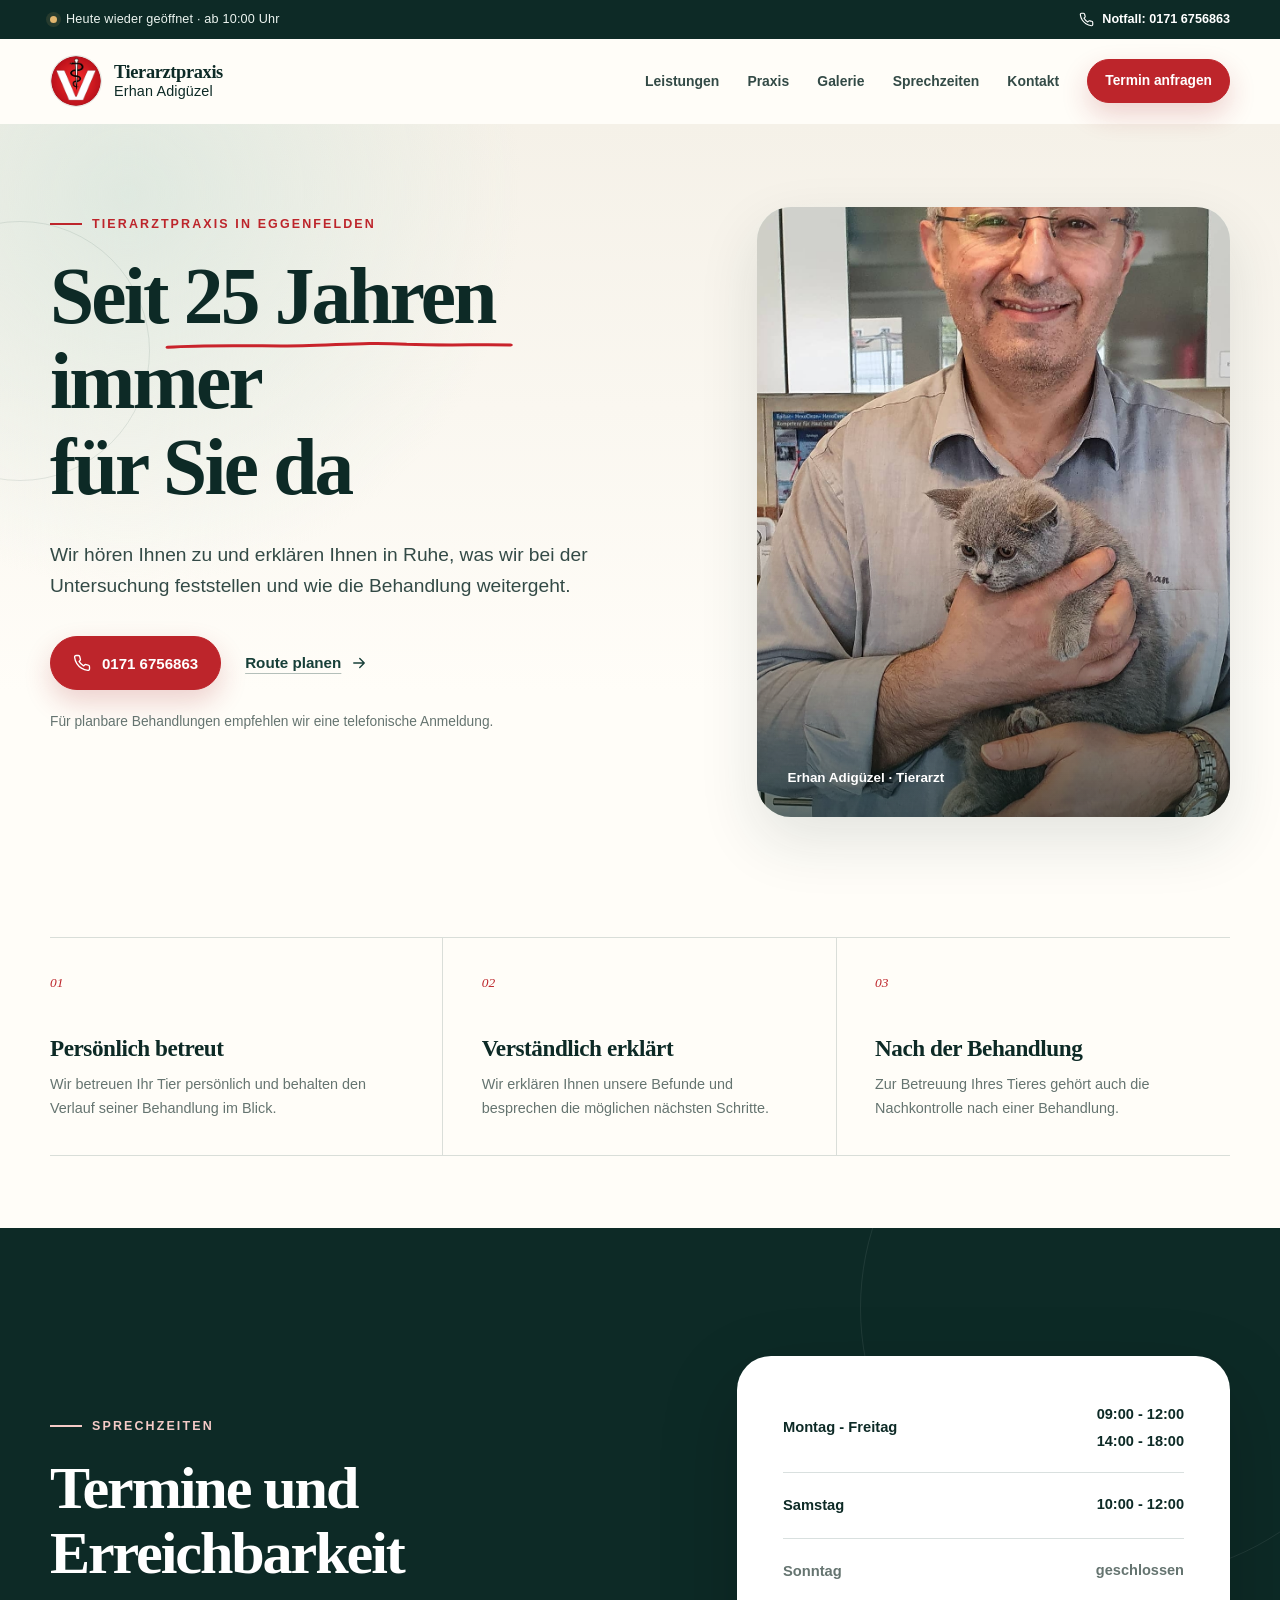
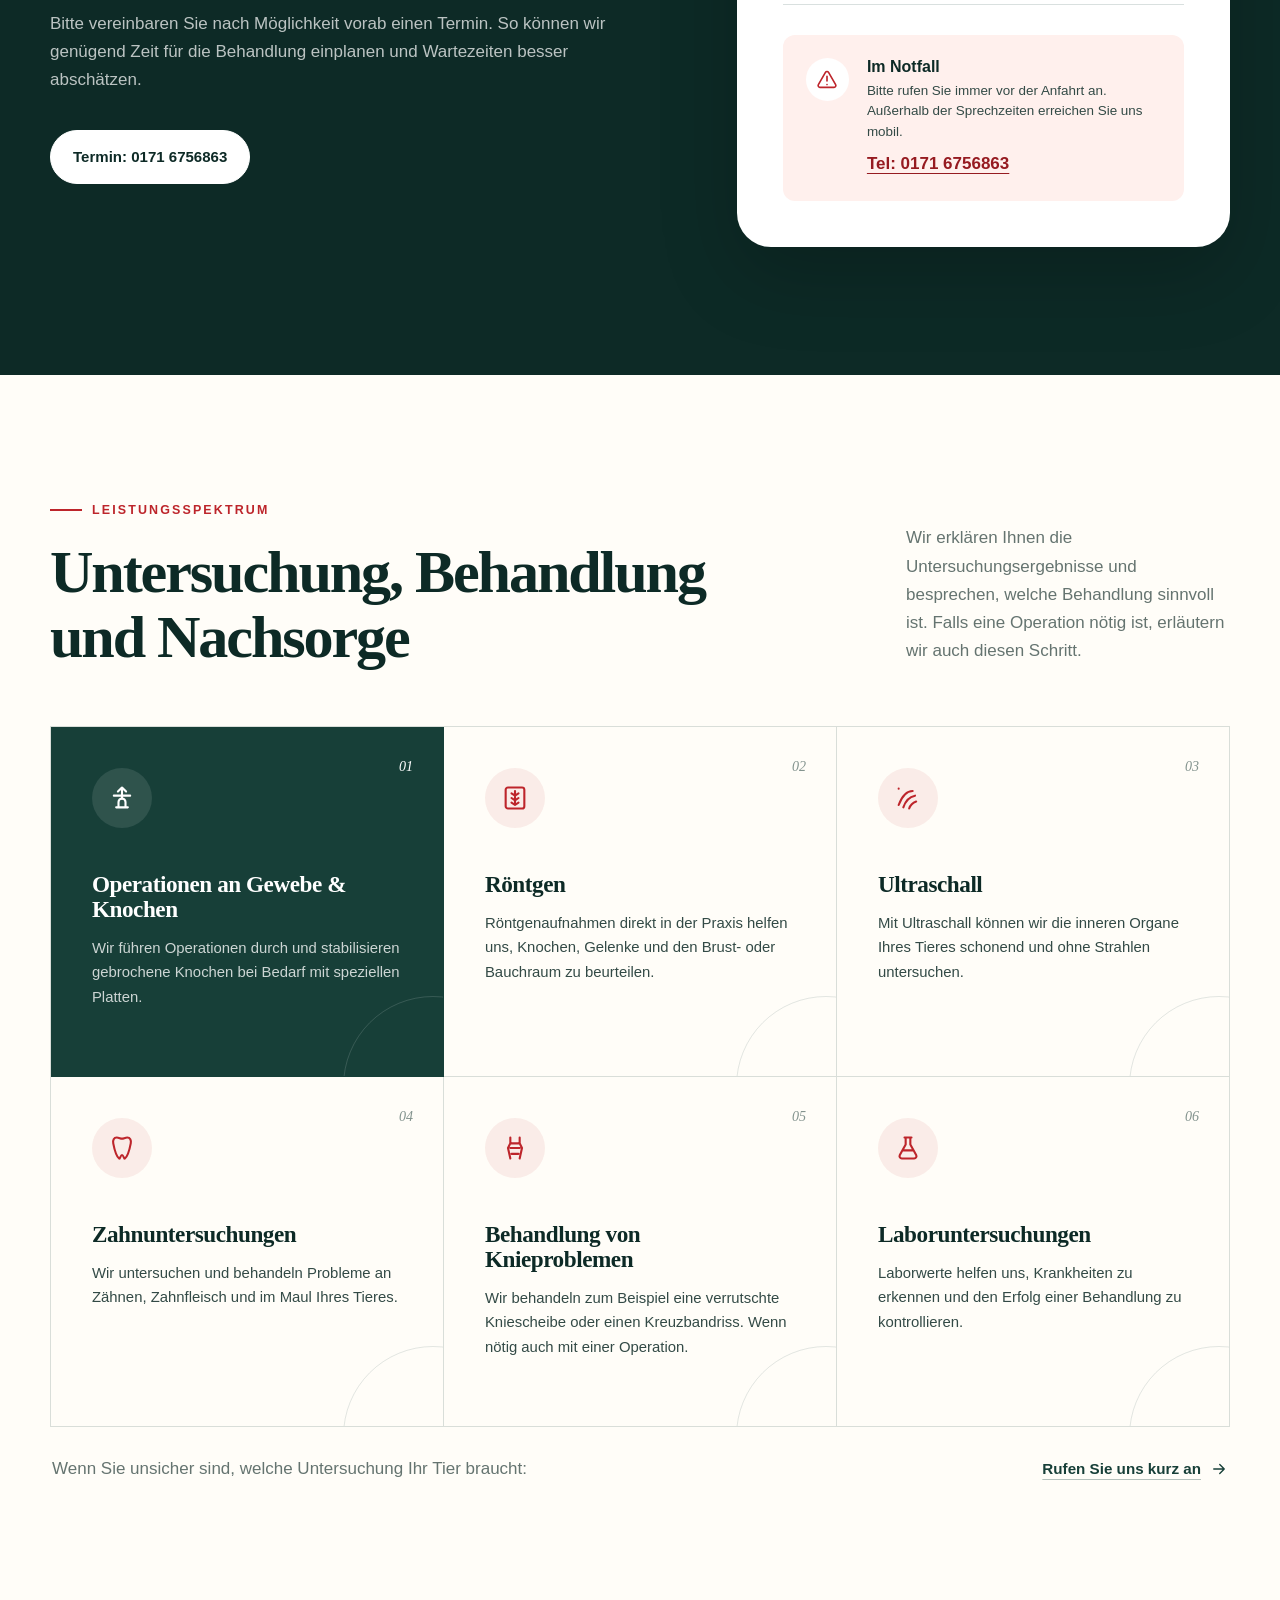
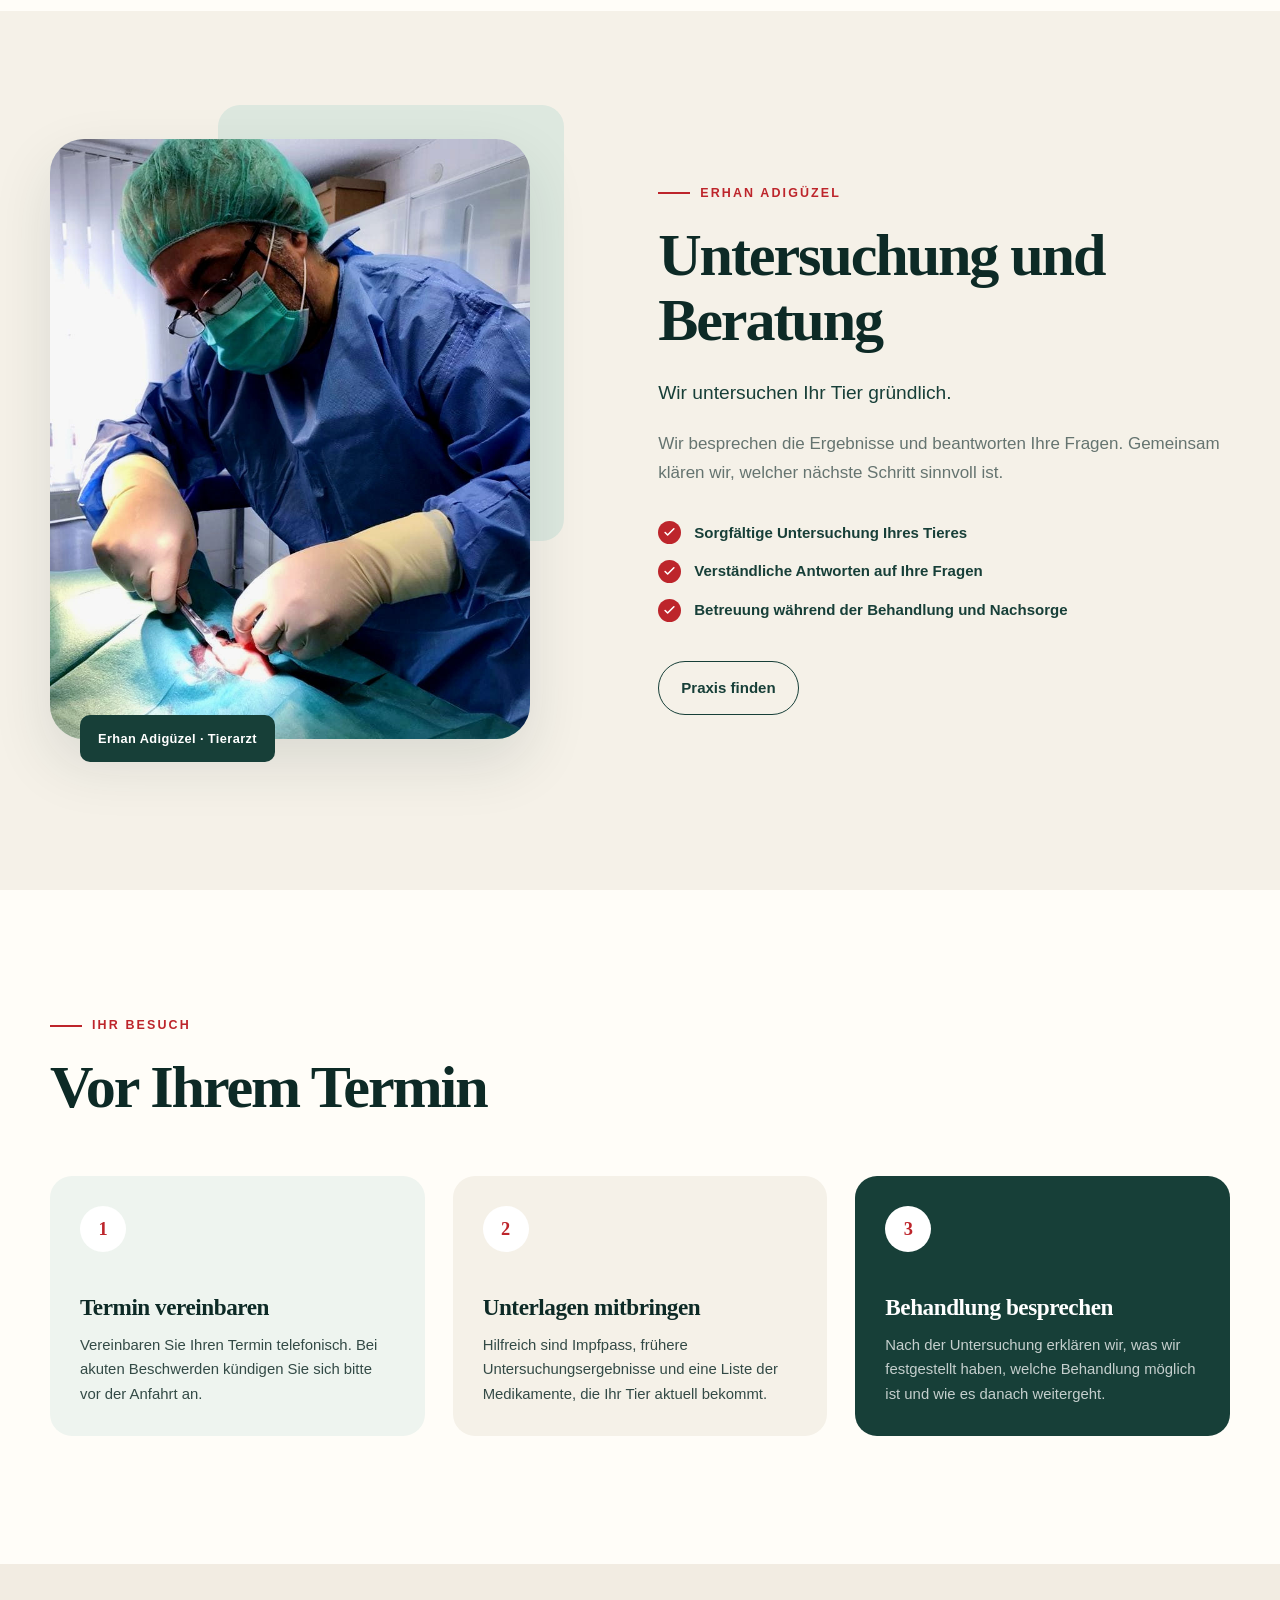
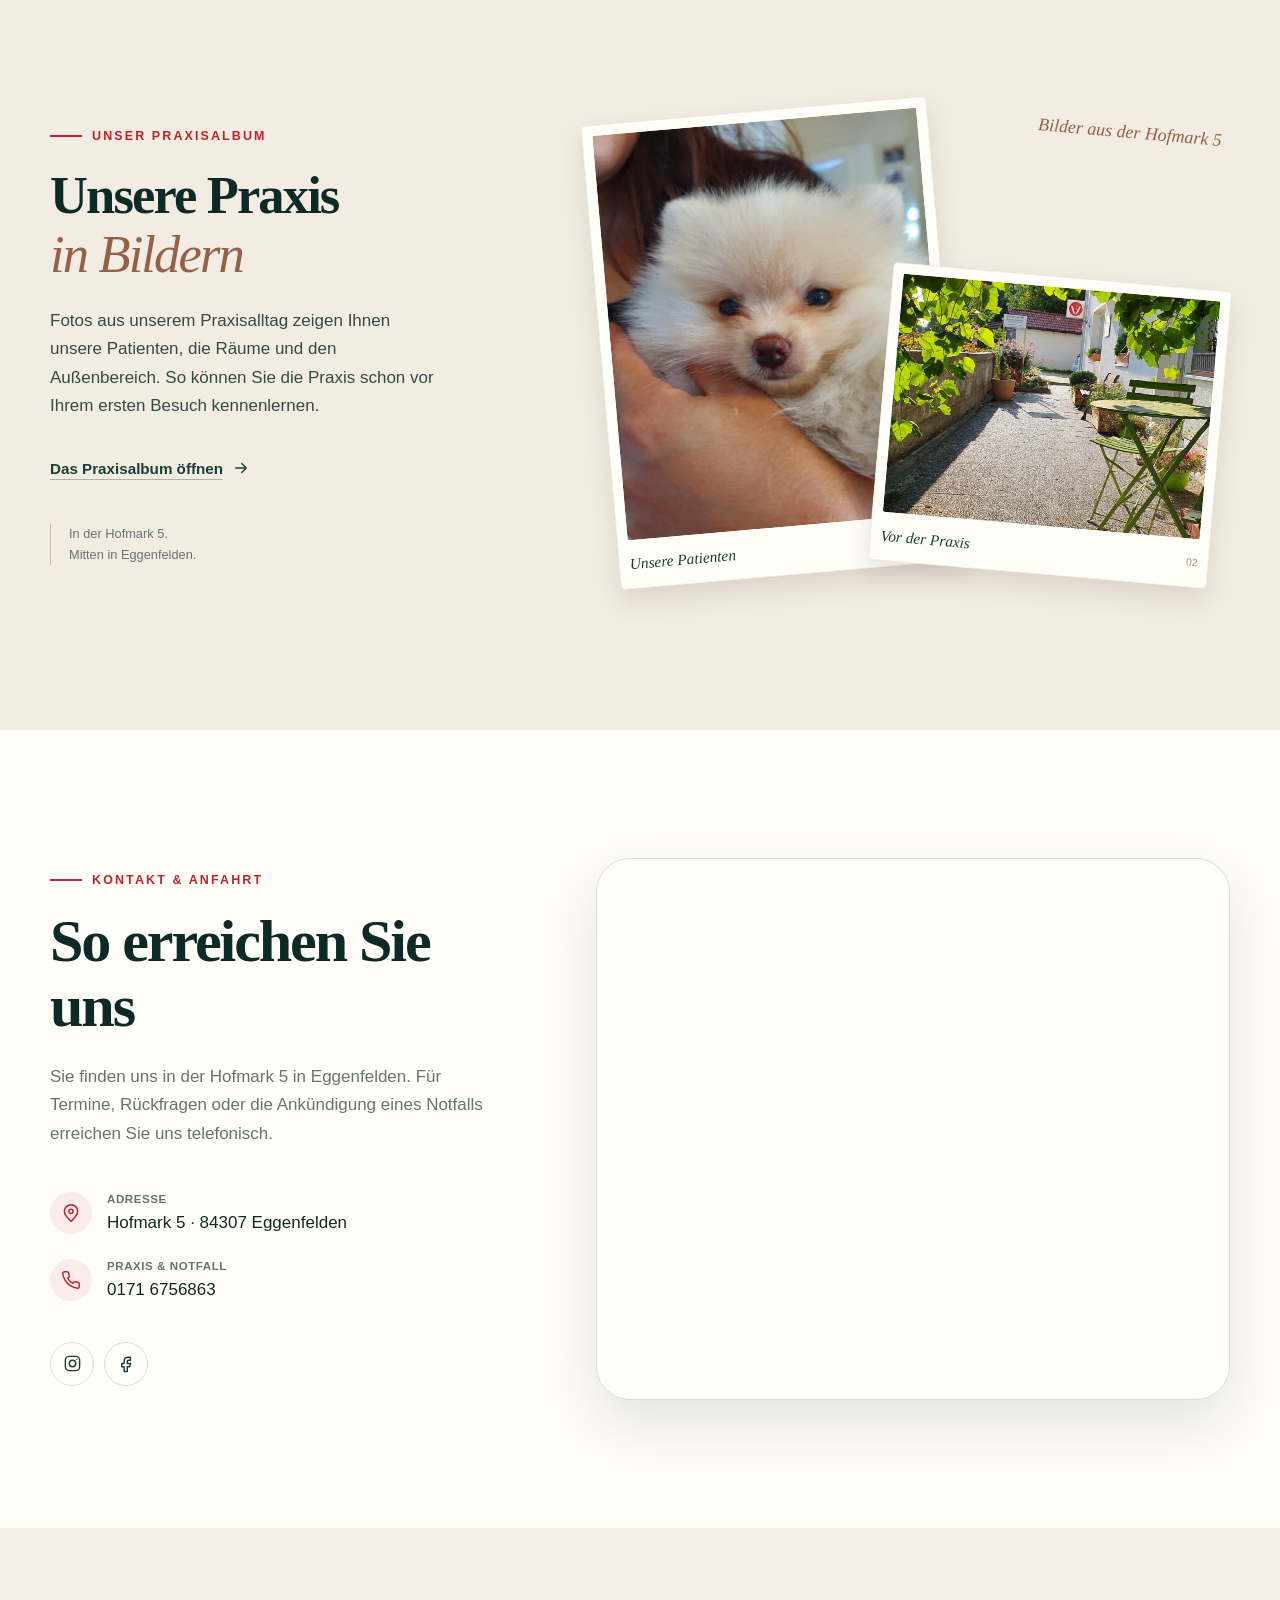
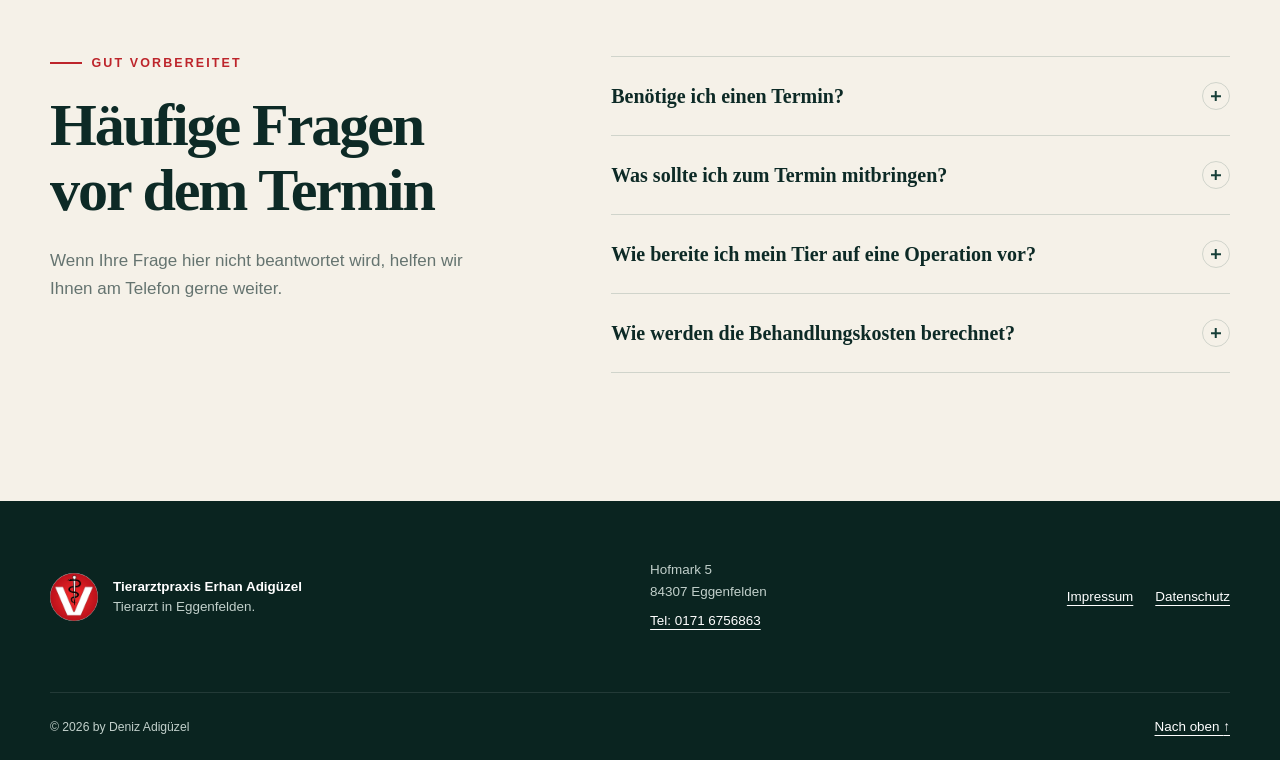
<file: index.html>
<!doctype html>
<html lang="de">
  <head>
    <meta charset="utf-8">
    <meta name="viewport" content="width=device-width, initial-scale=1">
    <meta name="description" content="Tierarztpraxis Erhan Adigüzel in Eggenfelden: persönliche Betreuung, Röntgen, Operationen und Zahnbehandlungen. Termine unter 0171 6756863.">
    <meta name="theme-color" content="#173f38">
    <meta property="og:type" content="website">
    <meta property="og:locale" content="de_DE">
    <meta property="og:title" content="Tierarztpraxis Erhan Adigüzel | Eggenfelden">
    <meta property="og:description" content="Persönliche Tiermedizin, gründliche Untersuchungen und Operationen in Eggenfelden.">
    <meta property="og:image" content="https://www.tierarzt-eggenfelden.de/assets/hero_picture.jpg">
    <link rel="canonical" href="https://www.tierarzt-eggenfelden.de/">
    <link rel="icon" href="assets/logo.webp" type="image/webp">
    <script>document.documentElement.classList.add("js");</script>
    <link rel="stylesheet" href="styles.css?v=3">
    <script src="footer.js?v=2" defer></script>
    <script src="script.js" defer></script>
    <title>Tierarztpraxis Erhan Adigüzel | Eggenfelden</title>

    <script type="application/ld+json">
      {
        "@context": "https://schema.org",
        "@type": "VeterinaryCare",
        "name": "Tierarztpraxis Erhan Adigüzel",
        "url": "https://www.tierarzt-eggenfelden.de/",
        "image": "https://www.tierarzt-eggenfelden.de/assets/hero_picture.jpg",
        "telephone": "+49 171 6756863",
        "address": {
          "@type": "PostalAddress",
          "streetAddress": "Hofmark 5",
          "postalCode": "84307",
          "addressLocality": "Eggenfelden",
          "addressCountry": "DE"
        },
        "openingHoursSpecification": [
          {
            "@type": "OpeningHoursSpecification",
            "dayOfWeek": ["Monday", "Tuesday", "Wednesday", "Thursday", "Friday"],
            "opens": "09:00",
            "closes": "12:00"
          },
          {
            "@type": "OpeningHoursSpecification",
            "dayOfWeek": ["Monday", "Tuesday", "Wednesday", "Thursday", "Friday"],
            "opens": "14:00",
            "closes": "18:00"
          },
          {
            "@type": "OpeningHoursSpecification",
            "dayOfWeek": "Saturday",
            "opens": "10:00",
            "closes": "12:00"
          }
        ],
        "sameAs": [
          "https://www.instagram.com/erhanadiguezel/",
          "https://www.facebook.com/erhanadiguezel"
        ]
      }
    </script>
  </head>
  <body id="top">
    <div class="scroll-progress" aria-hidden="true"><span></span></div>
    <a class="skip-link" href="#main">Direkt zum Inhalt</a>

    <div class="utility-bar">
      <div class="container utility-inner">
        <p class="opening-status" id="opening-status">
          <span class="status-dot" aria-hidden="true"></span>
          <span>Öffnungszeiten ansehen</span>
        </p>
        <a class="emergency-link" href="tel:+491716756863">
          <svg aria-hidden="true" viewBox="0 0 24 24">
            <path d="M22 16.92v3a2 2 0 0 1-2.18 2 19.79 19.79 0 0 1-8.63-3.07 19.5 19.5 0 0 1-6-6A19.79 19.79 0 0 1 2.12 4.18 2 2 0 0 1 4.11 2h3a2 2 0 0 1 2 1.72c.13.96.36 1.9.69 2.8a2 2 0 0 1-.45 2.11L8.08 9.9a16 16 0 0 0 6 6l1.27-1.27a2 2 0 0 1 2.11-.45c.9.33 1.84.56 2.8.69A2 2 0 0 1 22 16.92Z"/>
          </svg>
          Notfall: 0171 6756863
        </a>
      </div>
    </div>

    <header class="site-header" id="site-header">
      <div class="container header-inner">
        <a class="brand" href="#start" aria-label="Tierarztpraxis Erhan Adigüzel: Startseite">
          <img src="assets/logo.webp" width="54" height="54" alt="Logo der Tierarztpraxis Adigüzel">
          <span class="brand-copy">
            <strong>Tierarztpraxis</strong>
            <span>Erhan Adigüzel</span>
          </span>
        </a>

        <button class="menu-toggle" type="button" aria-expanded="false" aria-controls="site-navigation">
          <span class="sr-only">Menü öffnen</span>
          <span></span>
          <span></span>
        </button>

        <nav class="site-nav" id="site-navigation" aria-label="Hauptnavigation">
          <a href="#leistungen">Leistungen</a>
          <a href="#praxis">Praxis</a>
          <a href="gallery.html">Galerie</a>
          <a href="#sprechzeiten">Sprechzeiten</a>
          <a href="#kontakt">Kontakt</a>
          <a class="button button-small" href="tel:+491716756863">Termin anfragen</a>
        </nav>
      </div>
    </header>

    <main id="main">
      <section class="hero" id="start">
        <div class="container hero-grid">
          <div class="hero-copy" data-reveal="up">
            <p class="eyebrow hide-on-mobile">Tierarztpraxis in Eggenfelden</p>
<h1>
  Seit   <span style="position:relative; display:inline-block; white-space:nowrap;">
    25 Jahren
    <svg viewBox="0 0 300 20" preserveAspectRatio="none" style="position:absolute; left:-7%; bottom:-15px; width:114%; height:15px; overflow:visible; pointer-events:none;">
      <path d="M5 11 C42 7, 81 10, 119 9 C151 8, 173 4, 207 7 C240 9, 270 7, 295 8" fill="none" stroke="#C9232B" stroke-width="4" stroke-linecap="round"/>
    </svg>
  </span><br>
  immer<br>
  für Sie da
</h1>
            <p class="hero-lead">Wir hören Ihnen zu und erklären Ihnen in Ruhe, was wir bei der Untersuchung feststellen und wie die Behandlung weitergeht.</p>
            <div class="hero-actions">
              <a class="button" href="tel:+491716756863">
                <svg aria-hidden="true" viewBox="0 0 24 24"><path d="M22 16.92v3a2 2 0 0 1-2.18 2 19.79 19.79 0 0 1-8.63-3.07 19.5 19.5 0 0 1-6-6A19.79 19.79 0 0 1 2.12 4.18 2 2 0 0 1 4.11 2h3a2 2 0 0 1 2 1.72c.13.96.36 1.9.69 2.8a2 2 0 0 1-.45 2.11L8.08 9.9a16 16 0 0 0 6 6l1.27-1.27a2 2 0 0 1 2.11-.45c.9.33 1.84.56 2.8.69A2 2 0 0 1 22 16.92Z"/></svg>
                0171 6756863
              </a>
              <a class="text-link" href="https://maps.google.com/?cid=16569505454540352949" target="_blank" rel="noopener">
                Route planen
                <svg aria-hidden="true" viewBox="0 0 24 24"><path d="M5 12h14M13 6l6 6-6 6"/></svg>
              </a>
            </div>
            <p class="appointment-note">Für planbare Behandlungen empfehlen wir eine telefonische Anmeldung.</p>
          </div>

          <figure class="hero-media" data-reveal="image">
            <img class="hero-practice-photo" src="assets/hero_picture.jpg" width="1600" height="1200" alt="Behandlungsraum der Tierarztpraxis Adigüzel" fetchpriority="high">
            <figcaption>Erhan Adigüzel · Tierarzt</figcaption>
          </figure>
        </div>

        <!-- <div class="container quick-facts hide-on-mobile" aria-label="Praxisinformationen auf einen Blick" data-reveal="up">
          <a class="quick-fact" href="#sprechzeiten">
            <svg aria-hidden="true" viewBox="0 0 24 24"><circle cx="12" cy="12" r="9"/><path d="M12 7v5l3 2"/></svg>
            <span><small>Sprechzeiten</small>Mo-Fr 09-12 &amp; 14-18 Uhr <br>Sa 10-12 Uhr</span>
          </a>
          <a class="quick-fact" href="tel:+491716756863">
            <svg aria-hidden="true" viewBox="0 0 24 24"><path d="M22 16.92v3a2 2 0 0 1-2.18 2 19.79 19.79 0 0 1-8.63-3.07 19.5 19.5 0 0 1-6-6A19.79 19.79 0 0 1 2.12 4.18 2 2 0 0 1 4.11 2h3a2 2 0 0 1 2 1.72c.13.96.36 1.9.69 2.8a2 2 0 0 1-.45 2.11L8.08 9.9a16 16 0 0 0 6 6l1.27-1.27a2 2 0 0 1 2.11-.45c.9.33 1.84.56 2.8.69A2 2 0 0 1 22 16.92Z"/></svg>
            <span><small>Termin &amp; Rückfragen</small>0171 6756863</span>
          </a>
          <a class="quick-fact" href="https://maps.google.com/?cid=16569505454540352949" target="_blank" rel="noopener">
            <svg aria-hidden="true" viewBox="0 0 24 24"><path d="M20 10c0 5-8 12-8 12S4 15 4 10a8 8 0 1 1 16 0Z"/><circle cx="12" cy="10" r="2.5"/></svg>
            <span><small>Direkt zur Praxis</small>Hofmark 5, Eggenfelden</span>
          </a>
        </div> -->
      </section>

      <section class="promise-section hide-on-mobile" aria-labelledby="promise-heading">
        <div class="container">
          <h2 class="sr-only" id="promise-heading">Was Sie bei uns erwarten können</h2>
          <div class="promise-grid">
            <article data-reveal="up">
              <span class="promise-number">01</span>
              <h3>Persönlich betreut</h3>
              <p>Wir betreuen Ihr Tier persönlich und behalten den Verlauf seiner Behandlung im Blick.</p>
            </article>
            <article data-reveal="up">
              <span class="promise-number">02</span>
              <h3>Verständlich erklärt</h3>
              <p>Wir erklären Ihnen unsere Befunde und besprechen die möglichen nächsten Schritte.</p>
            </article>
            <article data-reveal="up">
              <span class="promise-number">03</span>
              <h3>Nach der Behandlung</h3>
              <p>Zur Betreuung Ihres Tieres gehört auch die Nachkontrolle nach einer Behandlung.</p>
            </article>
          </div>
        </div>
      </section>


            <section class="section hours" id="sprechzeiten">
        <div class="container hours-grid">
          <div class="hours-intro" data-reveal="left">
            <p class="eyebrow eyebrow-light">Sprechzeiten</p>
            <h2>Termine und Erreichbarkeit</h2>
            <p>Bitte vereinbaren Sie nach Möglichkeit vorab einen Termin. So können wir genügend Zeit für die Behandlung einplanen und Wartezeiten besser abschätzen.</p>
            <a class="button button-light hide-on-mobile" href="tel:+491716756863">Termin: 0171 6756863</a>
          </div>

          <div class="hours-card" data-reveal="right">
            <div class="hours-row">
              <span>Montag - Freitag</span>
              <strong>09:00 - 12:00</strong>
              <strong>14:00 - 18:00</strong>
            </div>
            <div class="hours-row">
              <span>Samstag</span>
              <strong>10:00 - 12:00</strong>
            </div>
            <div class="hours-row hours-row-muted">
              <span>Sonntag</span>
              <strong>geschlossen</strong>
            </div>

            <div class="emergency-box">
              <div class="emergency-icon">
                <svg aria-hidden="true" viewBox="0 0 24 24"><path d="M12 8v5M12 17h.01"/><path d="M10.3 3.7 2.6 17a2 2 0 0 0 1.7 3h15.4a2 2 0 0 0 1.7-3L13.7 3.7a2 2 0 0 0-3.4 0Z"/></svg>
              </div>
              <div>
                <h3>Im Notfall</h3>
                <p>Bitte rufen Sie immer vor der Anfahrt an. Außerhalb der Sprechzeiten erreichen Sie uns mobil.</p>
                <a href="tel:+491716756863">Tel: 0171 6756863</a>
              </div>
            </div>
          </div>
        </div>
      </section>

      <section class="section services" id="leistungen">
        <div class="container">
          <div class="section-heading" data-reveal="up">
            <div>
              <p class="eyebrow">Leistungsspektrum</p>
              <h2>Untersuchung, Behandlung<br>und Nachsorge</h2>
            </div>
            <p>Wir erklären Ihnen die Untersuchungsergebnisse und besprechen, welche Behandlung sinnvoll ist. Falls eine Operation nötig ist, erläutern wir auch diesen Schritt.</p>
          </div>

          <div class="service-grid">
            <article class="service-card service-card-featured" data-reveal="up">
              <div class="service-number">01</div>
              <div class="service-icon">
                <svg aria-hidden="true" viewBox="0 0 24 24"><path d="M7 20h10M9 20v-4.5a3 3 0 0 1 6 0V20M12 12V3M8.5 6.5 12 3l3.5 3.5M5 10h14"/></svg>
              </div>
              <h3>Operationen an Gewebe &amp; Knochen</h3>
              <p>Wir führen Operationen durch und stabilisieren gebrochene Knochen bei Bedarf mit speziellen Platten.</p>
            </article>

            <article class="service-card" data-reveal="up">
              <div class="service-number">02</div>
              <div class="service-icon">
                <svg aria-hidden="true" viewBox="0 0 24 24"><rect x="4" y="3" width="16" height="18" rx="2"/><path d="M12 6v12M9 8l3 2 3-2M9 12l3 2 3-2M9 16l3 2 3-2"/></svg>
              </div>
              <h3>Röntgen</h3>
              <p>Röntgenaufnahmen direkt in der Praxis helfen uns, Knochen, Gelenke und den Brust- oder Bauchraum zu beurteilen.</p>
            </article>

            <article class="service-card" data-reveal="up">
              <div class="service-number">03</div>
              <div class="service-icon">
                <svg aria-hidden="true" viewBox="0 0 24 24"><path d="M4 18c3-8 7-12 12-12M8 20c2-6 5-9 10-10M13 21c1-3 3-5 6-6M4 4h.01"/></svg>
              </div>
              <h3>Ultraschall</h3>
              <p>Mit Ultraschall können wir die inneren Organe Ihres Tieres schonend und ohne Strahlen untersuchen.</p>
            </article>

            <article class="service-card" data-reveal="up">
              <div class="service-number">04</div>
              <div class="service-icon">
                <svg aria-hidden="true" viewBox="0 0 24 24"><path d="M7.5 3C5 3 4 5.3 4.5 8c.8 4.2 2.5 11 5 13 .8.6 1.3-3 2.5-3s1.7 3.6 2.5 3c2.5-2 4.2-8.8 5-13C20 5.3 19 3 16.5 3 14.7 3 13.4 4 12 4s-2.7-1-4.5-1Z"/></svg>
              </div>
              <h3>Zahnuntersuchungen</h3>
              <p>Wir untersuchen und behandeln Probleme an Zähnen, Zahnfleisch und im Maul Ihres Tieres.</p>
            </article>

            <article class="service-card hide-on-mobile" data-reveal="up">
              <div class="service-number">05</div>
              <div class="service-icon">
                <svg aria-hidden="true" viewBox="0 0 24 24"><path d="M8 3v5l-2 4 2 9M16 3v5l2 4-2 9M8 12h8M9 8h6M9 17h6"/></svg>
              </div>
              <h3>Behandlung von Knieproblemen</h3>
              <p>Wir behandeln zum Beispiel eine verrutschte Kniescheibe oder einen Kreuzbandriss. Wenn nötig auch mit einer Operation.</p>
            </article>

            <article class="service-card hide-on-mobile" data-reveal="up">
              <div class="service-number">06</div>
              <div class="service-icon">
                <svg aria-hidden="true" viewBox="0 0 24 24"><path d="M9 3h6M10 3v6l-5 9a2 2 0 0 0 1.7 3h10.6a2 2 0 0 0 1.7-3l-5-9V3M7.5 14h9"/></svg>
              </div>
              <h3>Laboruntersuchungen</h3>
              <p>Laborwerte helfen uns, Krankheiten zu erkennen und den Erfolg einer Behandlung zu kontrollieren.</p>
            </article>
          </div>

          <div class="service-note" data-reveal="up">
            <p>Wenn Sie unsicher sind, welche Untersuchung Ihr Tier braucht:</p>
            <a class="text-link" href="tel:+491716756863">Rufen Sie uns kurz an <svg aria-hidden="true" viewBox="0 0 24 24"><path d="M5 12h14M13 6l6 6-6 6"/></svg></a>
          </div>
        </div>
      </section>

      <section class="section practice" id="praxis">
        <div class="container practice-grid">
          <figure class="practice-media" data-reveal="left">
            <div class="image-frame">
              <img src="assets/erhan-adiguezel-op.jpg" width="768" height="960" loading="lazy" alt="Tierarzt Erhan Adigüzel bei einer Operation">
            </div>
            <figcaption>Erhan Adigüzel · Tierarzt</figcaption>
          </figure>

          <div class="practice-copy" data-reveal="right">
            <p class="eyebrow">Erhan Adigüzel</p>
            <h2>Untersuchung und Beratung</h2>
            <p class="large-copy">Wir untersuchen Ihr Tier gründlich.</p>
            <p>Wir besprechen die Ergebnisse und beantworten Ihre Fragen. Gemeinsam klären wir, welcher nächste Schritt sinnvoll ist.</p>

            <ul class="check-list">
              <li>
                <svg aria-hidden="true" viewBox="0 0 24 24"><path d="m5 12 4 4L19 6"/></svg>
                Sorgfältige Untersuchung Ihres Tieres
              </li>
              <li>
                <svg aria-hidden="true" viewBox="0 0 24 24"><path d="m5 12 4 4L19 6"/></svg>
                Verständliche Antworten auf Ihre Fragen
              </li>
              <li>
                <svg aria-hidden="true" viewBox="0 0 24 24"><path d="m5 12 4 4L19 6"/></svg>
                Betreuung während der Behandlung und Nachsorge
              </li>
            </ul>

            <a class="button button-secondary" href="#kontakt">Praxis finden</a>
          </div>
        </div>
      </section>

      <section class="section visit">
        <div class="container">
          <div class="section-heading section-heading-narrow" data-reveal="up">
            <div>
              <p class="eyebrow">Ihr Besuch</p>
              <h2>Vor Ihrem Termin</h2>
            </div>
          </div>

          <ol class="visit-steps">
            <li data-reveal="up">
              <span class="step-number">1</span>
              <div>
                <h3>Termin vereinbaren</h3>
                <p>Vereinbaren Sie Ihren Termin telefonisch. Bei akuten Beschwerden kündigen Sie sich bitte vor der Anfahrt an.</p>
              </div>
            </li>
            <li data-reveal="up">
              <span class="step-number">2</span>
              <div>
                <h3>Unterlagen mitbringen</h3>
                <p>Hilfreich sind Impfpass, frühere Untersuchungsergebnisse und eine Liste der Medikamente, die Ihr Tier aktuell bekommt.</p>
              </div>
            </li>
            <li data-reveal="up">
              <span class="step-number">3</span>
              <div>
                <h3>Behandlung besprechen</h3>
                <p>Nach der Untersuchung erklären wir, was wir festgestellt haben, welche Behandlung möglich ist und wie es danach weitergeht.</p>
              </div>
            </li>
          </ol>
        </div>
      </section>

      <section class="section practice-album" id="praxisalbum" aria-labelledby="gallery-heading">
        <div class="container practice-album-layout">
          <div class="practice-album-copy" data-reveal="up">
            <p class="eyebrow">Unser Praxisalbum</p>
            <h2 id="gallery-heading">Unsere Praxis<br><em>in Bildern</em></h2>
            <p>Fotos aus unserem Praxisalltag zeigen Ihnen unsere Patienten, die Räume und den Außenbereich. So können Sie die Praxis schon vor Ihrem ersten Besuch kennenlernen.</p>
            <a class="text-link practice-album-link" href="gallery.html">
              Das Praxisalbum öffnen
              <svg aria-hidden="true" viewBox="0 0 24 24"><path d="M5 12h14M13 6l6 6-6 6"/></svg>
            </a>
            <p class="practice-album-address">In der Hofmark 5.<br>Mitten in Eggenfelden.</p>
          </div>

          <div class="practice-album-photos" data-reveal="up">
            <figure class="album-print album-print-patient">
              <a href="gallery.html#patienten" aria-label="Unsere tierischen Besucher im Praxisalbum ansehen">
                <img src="assets/gallery/treatment/glu%CC%88cklicher_patient.jpg" width="720" height="960" loading="lazy" alt="Ein kleiner weißer Hund auf dem Arm seiner Begleitung">
              </a>
              <figcaption><span>Unsere Patienten</span><span aria-hidden="true">01</span></figcaption>
            </figure>
            <figure class="album-print album-print-room">
              <a href="gallery.html#draussen" aria-label="Unsere Praxis von außen im Praxisalbum ansehen">
                <img src="assets/gallery/outside/aussen4.jpg" width="1080" height="1080" loading="lazy" alt="Weg zur Tierarztpraxis mit Weinlaub, Blumen und grüner Sitzgruppe">
              </a>
              <figcaption><span>Vor der Praxis</span><span aria-hidden="true">02</span></figcaption>
            </figure>
            <p class="practice-album-note">Bilder aus der Hofmark&nbsp;5</p>
          </div>
        </div>
      </section>

      <section class="section contact" id="kontakt">
        <div class="container contact-grid">
          <div class="contact-copy" data-reveal="left">
            <p class="eyebrow">Kontakt &amp; Anfahrt</p>
            <h2>So erreichen Sie uns</h2>
            <p>Sie finden uns in der Hofmark 5 in Eggenfelden. Für Termine, Rückfragen oder die Ankündigung eines Notfalls erreichen Sie uns telefonisch.</p>

            <address class="contact-list">
              <a href="https://maps.google.com/?cid=16569505454540352949" target="_blank" rel="noopener">
                <span class="contact-icon"><svg aria-hidden="true" viewBox="0 0 24 24"><path d="M20 10c0 5-8 12-8 12S4 15 4 10a8 8 0 1 1 16 0Z"/><circle cx="12" cy="10" r="2.5"/></svg></span>
                <span><small>Adresse</small>Hofmark 5 · 84307 Eggenfelden</span>
              </a>
              <a href="tel:+491716756863">
                <span class="contact-icon"><svg aria-hidden="true" viewBox="0 0 24 24"><path d="M22 16.92v3a2 2 0 0 1-2.18 2 19.79 19.79 0 0 1-8.63-3.07 19.5 19.5 0 0 1-6-6A19.79 19.79 0 0 1 2.12 4.18 2 2 0 0 1 4.11 2h3a2 2 0 0 1 2 1.72c.13.96.36 1.9.69 2.8a2 2 0 0 1-.45 2.11L8.08 9.9a16 16 0 0 0 6 6l1.27-1.27a2 2 0 0 1 2.11-.45c.9.33 1.84.56 2.8.69A2 2 0 0 1 22 16.92Z"/></svg></span>
                <span><small>Praxis &amp; Notfall</small>0171 6756863</span>
              </a>
            </address>

            <div class="social-links" aria-label="Social Media">
              <a href="https://www.instagram.com/erhanadiguezel/" target="_blank" rel="noopener" aria-label="Instagram-Profil öffnen">
                <svg aria-hidden="true" viewBox="0 0 24 24"><rect x="3" y="3" width="18" height="18" rx="5"/><circle cx="12" cy="12" r="4"/><path d="M17.5 6.5h.01"/></svg>
              </a>
              <a href="https://www.facebook.com/erhanadiguezel" target="_blank" rel="noopener" aria-label="Facebook-Seite öffnen">
                <svg aria-hidden="true" viewBox="0 0 24 24"><path d="M14 8h3V4h-3c-3 0-5 2-5 5v3H6v4h3v6h4v-6h3l1-4h-4V9c0-.7.3-1 1-1Z"/></svg>
              </a>
            </div>
          </div>

          <div class="map-embed" data-reveal="right">
            <iframe
              src="https://www.google.com/maps/embed?pb=!1m18!1m12!1m3!1d2648.937018080345!2d12.769710815329894!3d48.40015264081572!2m3!1f0!2f0!3f0!3m2!1i1024!2i768!4f13.1!3m3!1m2!1s0x4775b96ffa299bc5%3A0xe1c169111061fb96!2sHofmark%205%2C%2084307%20Eggenfelden!5e0!3m2!1sde!2sde!4v1676067993607!5m2!1sde!2sde"
              title="Standort der Tierarztpraxis Erhan Adigüzel in Google Maps"
              width="800"
              height="540"
              loading="lazy"
              allowfullscreen
              referrerpolicy="no-referrer-when-downgrade">
            </iframe>
          </div>
        </div>
      </section>

      <section class="section faq" id="faq">
        <div class="container faq-grid">
          <div class="faq-intro" data-reveal="left">
            <p class="eyebrow">Gut vorbereitet</p>
            <h2>Häufige Fragen vor dem Termin</h2>
            <p>Wenn Ihre Frage hier nicht beantwortet wird, helfen wir Ihnen am Telefon gerne weiter.</p>
          </div>

          <div class="faq-list" data-reveal="right">
            <details>
              <summary>Benötige ich einen Termin?<span aria-hidden="true"></span></summary>
              <p>Eine telefonische Anmeldung ist empfehlenswert. Bei akuten Beschwerden rufen Sie bitte kurz vor Ihrer Anfahrt an, damit wir die Situation einschätzen können.</p>
            </details>
            <details>
              <summary>Was sollte ich zum Termin mitbringen?<span aria-hidden="true"></span></summary>
              <p>Bringen Sie nach Möglichkeit den Impfpass, frühere Untersuchungsergebnisse, Laborwerte und die Namen oder Verpackungen aktueller Medikamente mit.</p>
            </details>
            <details>
              <summary>Wie bereite ich mein Tier auf eine Operation vor?<span aria-hidden="true"></span></summary>
              <p>Die Vorbereitung hängt von Ihrem Tier und der geplanten Operation ab. Sie erhalten vorher genaue Hinweise von uns. Bitte geben Sie Ihrem Tier nur dann nichts zu fressen, wenn wir Ihnen das ausdrücklich sagen.</p>
            </details>
            <details>
              <summary>Wie werden die Behandlungskosten berechnet?<span aria-hidden="true"></span></summary>
              <p>Tierärztliche Leistungen werden nach der geltenden Gebührenordnung für Tierärzte (GOT) abgerechnet. Bei planbaren Eingriffen besprechen wir die voraussichtlichen Kosten vorab mit Ihnen.</p>
            </details>
          </div>
        </div>
      </section>
    </main>

    <footer class="site-footer">
      <div class="container footer-main">
        <div class="footer-brand">
          <img src="assets/logo.webp" width="48" height="48" alt="">
          <p><strong>Tierarztpraxis Erhan Adigüzel</strong><br>Tierarzt in Eggenfelden.</p>
        </div>
        <div class="footer-contact">
          <p>Hofmark 5<br>84307 Eggenfelden</p>
          <a href="tel:+491716756863">Tel: 0171 6756863</a>
        </div>
        <div class="footer-links">
          <a href="impressum.html">Impressum</a>
          <a href="datenschutz.html">Datenschutz</a>
        </div>
      </div>
      <div class="container footer-bottom">
        <p>© <span id="current-year">2026</span> by Deniz Adigüzel</p>
        <a href="#top">Nach oben <span aria-hidden="true">↑</span></a>
      </div>
    </footer>

    <!-- <nav class="mobile-actions" aria-label="Schnellaktionen">
      <a href="tel:+491716756863">
        <svg aria-hidden="true" viewBox="0 0 24 24"><path d="M22 16.92v3a2 2 0 0 1-2.18 2 19.79 19.79 0 0 1-8.63-3.07 19.5 19.5 0 0 1-6-6A19.79 19.79 0 0 1 2.12 4.18 2 2 0 0 1 4.11 2h3a2 2 0 0 1 2 1.72c.13.96.36 1.9.69 2.8a2 2 0 0 1-.45 2.11L8.08 9.9a16 16 0 0 0 6 6l1.27-1.27a2 2 0 0 1 2.11-.45c.9.33 1.84.56 2.8.69A2 2 0 0 1 22 16.92Z"/></svg>
        Anrufen
      </a>
      <a href="https://maps.google.com/?cid=16569505454540352949" target="_blank" rel="noopener">
        <svg aria-hidden="true" viewBox="0 0 24 24"><path d="M20 10c0 5-8 12-8 12S4 15 4 10a8 8 0 1 1 16 0Z"/><circle cx="12" cy="10" r="2.5"/></svg>
        Route
      </a>
    </nav> -->
  </body>
</html>
</file>
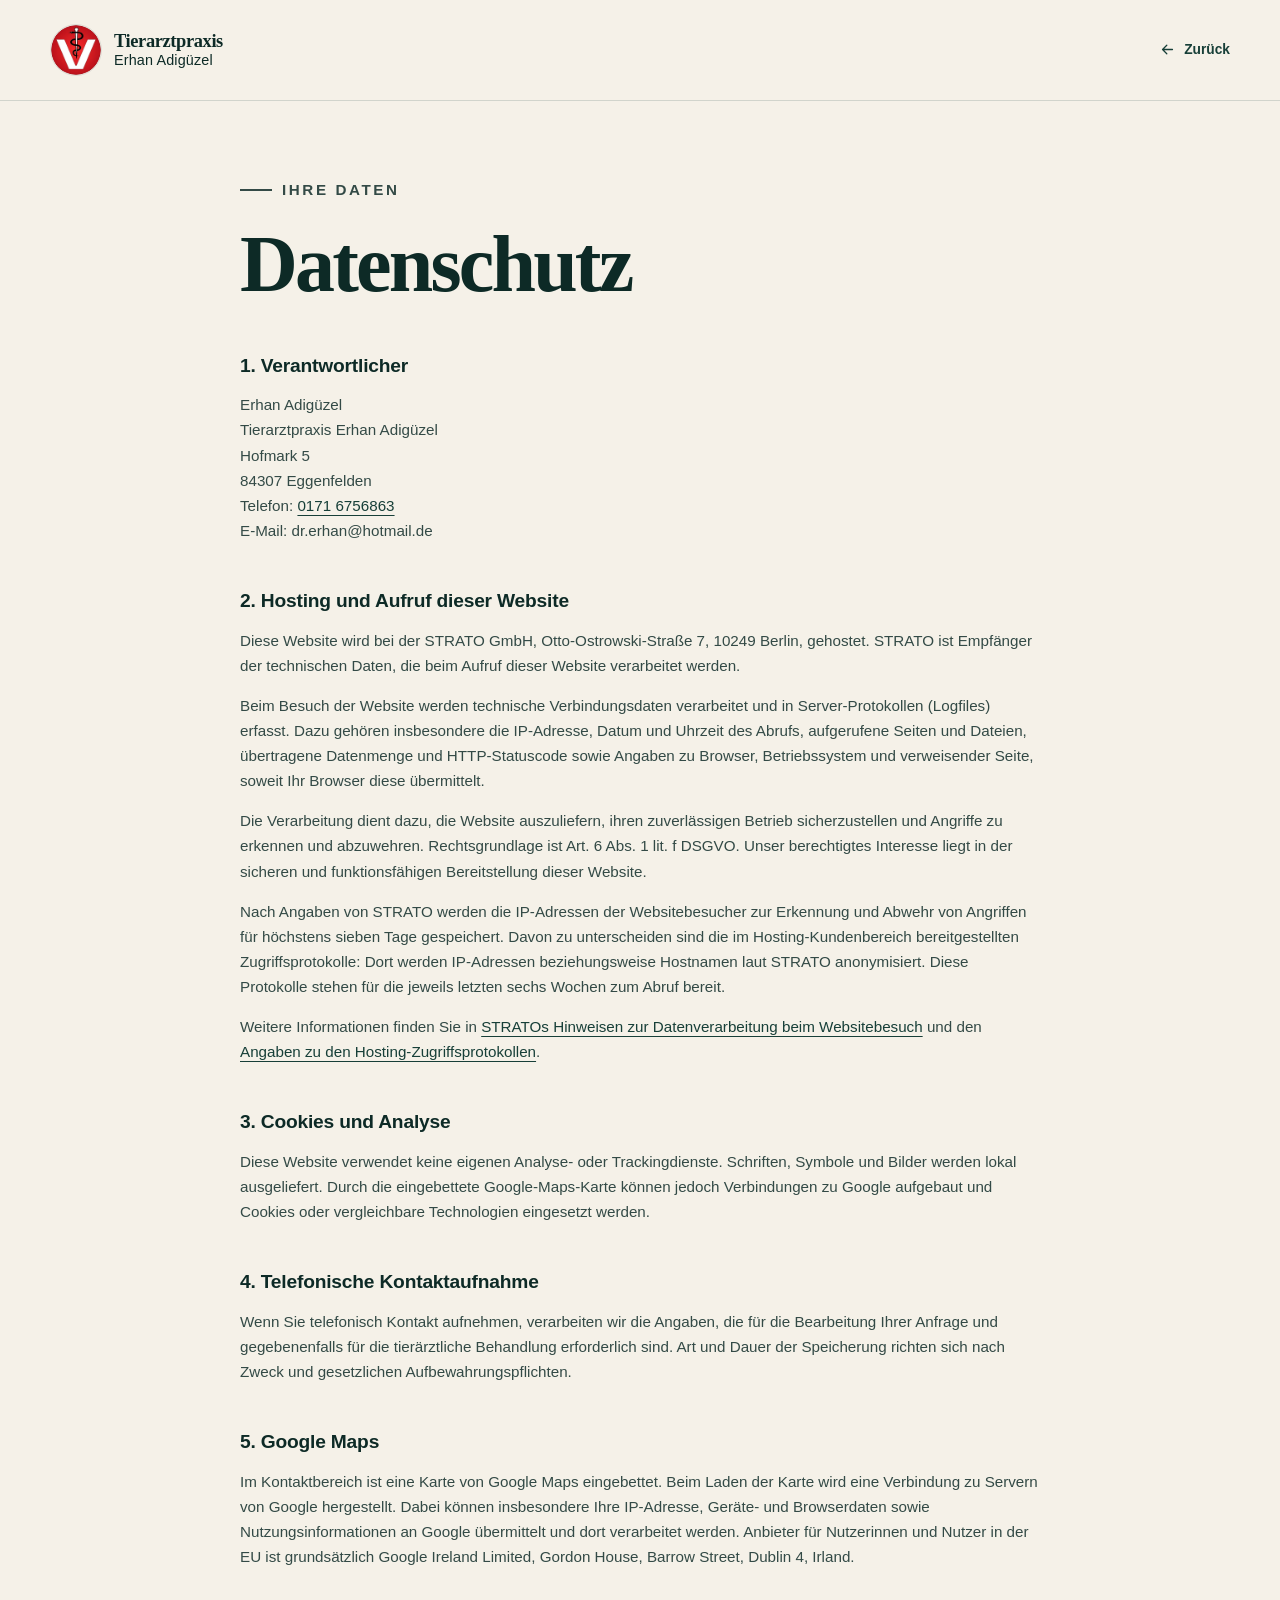
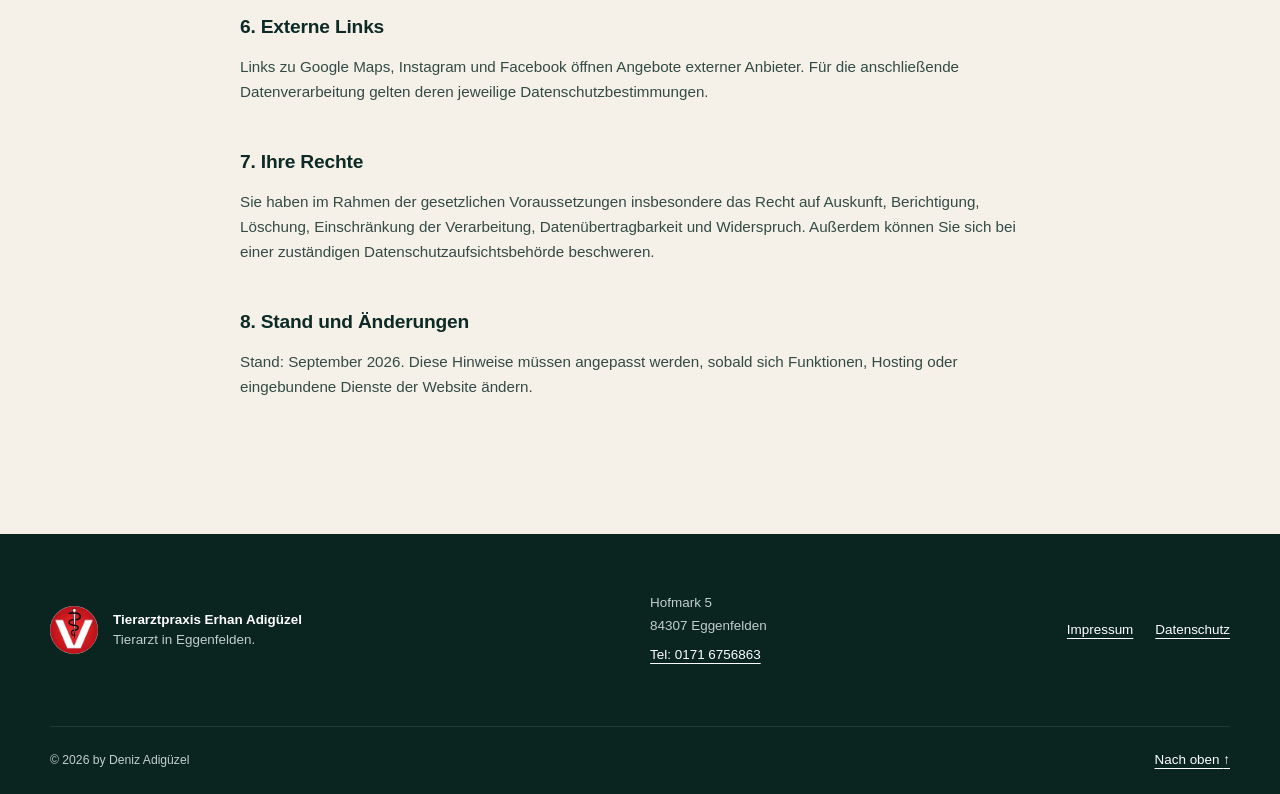
<file: datenschutz.html>
<!doctype html>
<html lang="de">
  <head>
    <meta charset="utf-8">
    <meta name="viewport" content="width=device-width, initial-scale=1">
    <meta name="description" content="Datenschutzhinweise der Tierarztpraxis Erhan Adigüzel in Eggenfelden zur Nutzung dieser Website und zur Verarbeitung personenbezogener Daten.">
    <meta name="theme-color" content="#173f38">
    <link rel="canonical" href="https://www.tierarzt-eggenfelden.de/datenschutz.html">
    <link rel="icon" href="assets/logo.webp" type="image/webp">
    <link rel="stylesheet" href="styles.css">
    <script src="footer.js?v=2" defer></script>
    <title>Datenschutz | Tierarztpraxis Erhan Adigüzel</title>
  </head>
  <body class="legal-page" id="top">
    <header class="legal-header">
      <div class="container">
        <a class="brand" href="index.html" aria-label="Zur Startseite">
          <img src="assets/logo.webp" width="48" height="48" alt="Logo der Tierarztpraxis Adigüzel">
          <span class="brand-copy"><strong>Tierarztpraxis</strong><span>Erhan Adigüzel</span></span>
        </a>
        <a class="legal-back" href="index.html">
          <svg aria-hidden="true" viewBox="0 0 24 24"><path d="M19 12H5M11 18l-6-6 6-6"/></svg>
          Zurück
        </a>
      </div>
    </header>

    <main class="legal-content">
      <p class="eyebrow">Ihre Daten</p>
      <h1>Datenschutz</h1>
      <h2>1. Verantwortlicher</h2>
      <p>Erhan Adigüzel<br>Tierarztpraxis Erhan Adigüzel<br>Hofmark 5<br>84307 Eggenfelden<br>Telefon: <a href="tel:+491716756863">0171 6756863</a><br>E-Mail: dr.erhan@hotmail.de</p>

      <h2>2. Hosting und Aufruf dieser Website</h2>
      <p>Diese Website wird bei der STRATO GmbH, Otto-Ostrowski-Straße 7, 10249 Berlin, gehostet. STRATO ist Empfänger der technischen Daten, die beim Aufruf dieser Website verarbeitet werden.</p>
      <p>Beim Besuch der Website werden technische Verbindungsdaten verarbeitet und in Server-Protokollen (Logfiles) erfasst. Dazu gehören insbesondere die IP-Adresse, Datum und Uhrzeit des Abrufs, aufgerufene Seiten und Dateien, übertragene Datenmenge und HTTP-Statuscode sowie Angaben zu Browser, Betriebssystem und verweisender Seite, soweit Ihr Browser diese übermittelt.</p>
      <p>Die Verarbeitung dient dazu, die Website auszuliefern, ihren zuverlässigen Betrieb sicherzustellen und Angriffe zu erkennen und abzuwehren. Rechtsgrundlage ist Art. 6 Abs. 1 lit. f DSGVO. Unser berechtigtes Interesse liegt in der sicheren und funktionsfähigen Bereitstellung dieser Website.</p>
      <p>Nach Angaben von STRATO werden die IP-Adressen der Websitebesucher zur Erkennung und Abwehr von Angriffen für höchstens sieben Tage gespeichert. Davon zu unterscheiden sind die im Hosting-Kundenbereich bereitgestellten Zugriffsprotokolle: Dort werden IP-Adressen beziehungsweise Hostnamen laut STRATO anonymisiert. Diese Protokolle stehen für die jeweils letzten sechs Wochen zum Abruf bereit.</p>
      <p>Weitere Informationen finden Sie in <a href="https://www.strato.de/faq/vertrag/fragen-zur-auftragsverarbeitungsvertrag-avv-und-der-neuen-eu-datenschutzgrundverordnung-dsgvo/" target="_blank" rel="noopener">STRATOs Hinweisen zur Datenverarbeitung beim Websitebesuch</a> und den <a href="https://www.strato.de/faq/hosting/so-erfahren-sie-wie-oft-ihre-internet-seiten-besucht-worden-sind/" target="_blank" rel="noopener">Angaben zu den Hosting-Zugriffsprotokollen</a>.</p>

      <h2>3. Cookies und Analyse</h2>
      <p>Diese Website verwendet keine eigenen Analyse- oder Trackingdienste. Schriften, Symbole und Bilder werden lokal ausgeliefert. Durch die eingebettete Google-Maps-Karte können jedoch Verbindungen zu Google aufgebaut und Cookies oder vergleichbare Technologien eingesetzt werden.</p>

      <h2>4. Telefonische Kontaktaufnahme</h2>
      <p>Wenn Sie telefonisch Kontakt aufnehmen, verarbeiten wir die Angaben, die für die Bearbeitung Ihrer Anfrage und gegebenenfalls für die tierärztliche Behandlung erforderlich sind. Art und Dauer der Speicherung richten sich nach Zweck und gesetzlichen Aufbewahrungspflichten.</p>

      <h2>5. Google Maps</h2>
      <p>Im Kontaktbereich ist eine Karte von Google Maps eingebettet. Beim Laden der Karte wird eine Verbindung zu Servern von Google hergestellt. Dabei können insbesondere Ihre IP-Adresse, Geräte- und Browserdaten sowie Nutzungsinformationen an Google übermittelt und dort verarbeitet werden. Anbieter für Nutzerinnen und Nutzer in der EU ist grundsätzlich Google Ireland Limited, Gordon House, Barrow Street, Dublin 4, Irland.</p>

      <h2>6. Externe Links</h2>
      <p>Links zu Google Maps, Instagram und Facebook öffnen Angebote externer Anbieter. Für die anschließende Datenverarbeitung gelten deren jeweilige Datenschutzbestimmungen.</p>

      <h2>7. Ihre Rechte</h2>
      <p>Sie haben im Rahmen der gesetzlichen Voraussetzungen insbesondere das Recht auf Auskunft, Berichtigung, Löschung, Einschränkung der Verarbeitung, Datenübertragbarkeit und Widerspruch. Außerdem können Sie sich bei einer zuständigen Datenschutzaufsichtsbehörde beschweren.</p>

      <h2>8. Stand und Änderungen</h2>
      <p>Stand: September 2026. Diese Hinweise müssen angepasst werden, sobald sich Funktionen, Hosting oder eingebundene Dienste der Website ändern.</p>
    </main>

    <footer class="site-footer">
      <div class="container footer-main">
        <div class="footer-brand">
          <img src="assets/logo.webp" width="48" height="48" alt="">
          <p><strong>Tierarztpraxis Erhan Adigüzel</strong><br>Tierarzt in Eggenfelden.</p>
        </div>
        <div class="footer-contact">
          <p>Hofmark 5<br>84307 Eggenfelden</p>
          <a href="tel:+491716756863">Tel: 0171 6756863</a>
        </div>
        <div class="footer-links">
          <a href="impressum.html">Impressum</a>
          <a href="datenschutz.html">Datenschutz</a>
        </div>
      </div>
      <div class="container footer-bottom">
        <p>© <span id="current-year">2026</span> by Deniz Adigüzel</p>
        <a href="#top">Nach oben <span aria-hidden="true">↑</span></a>
      </div>
    </footer>
  </body>
</html>
</file>
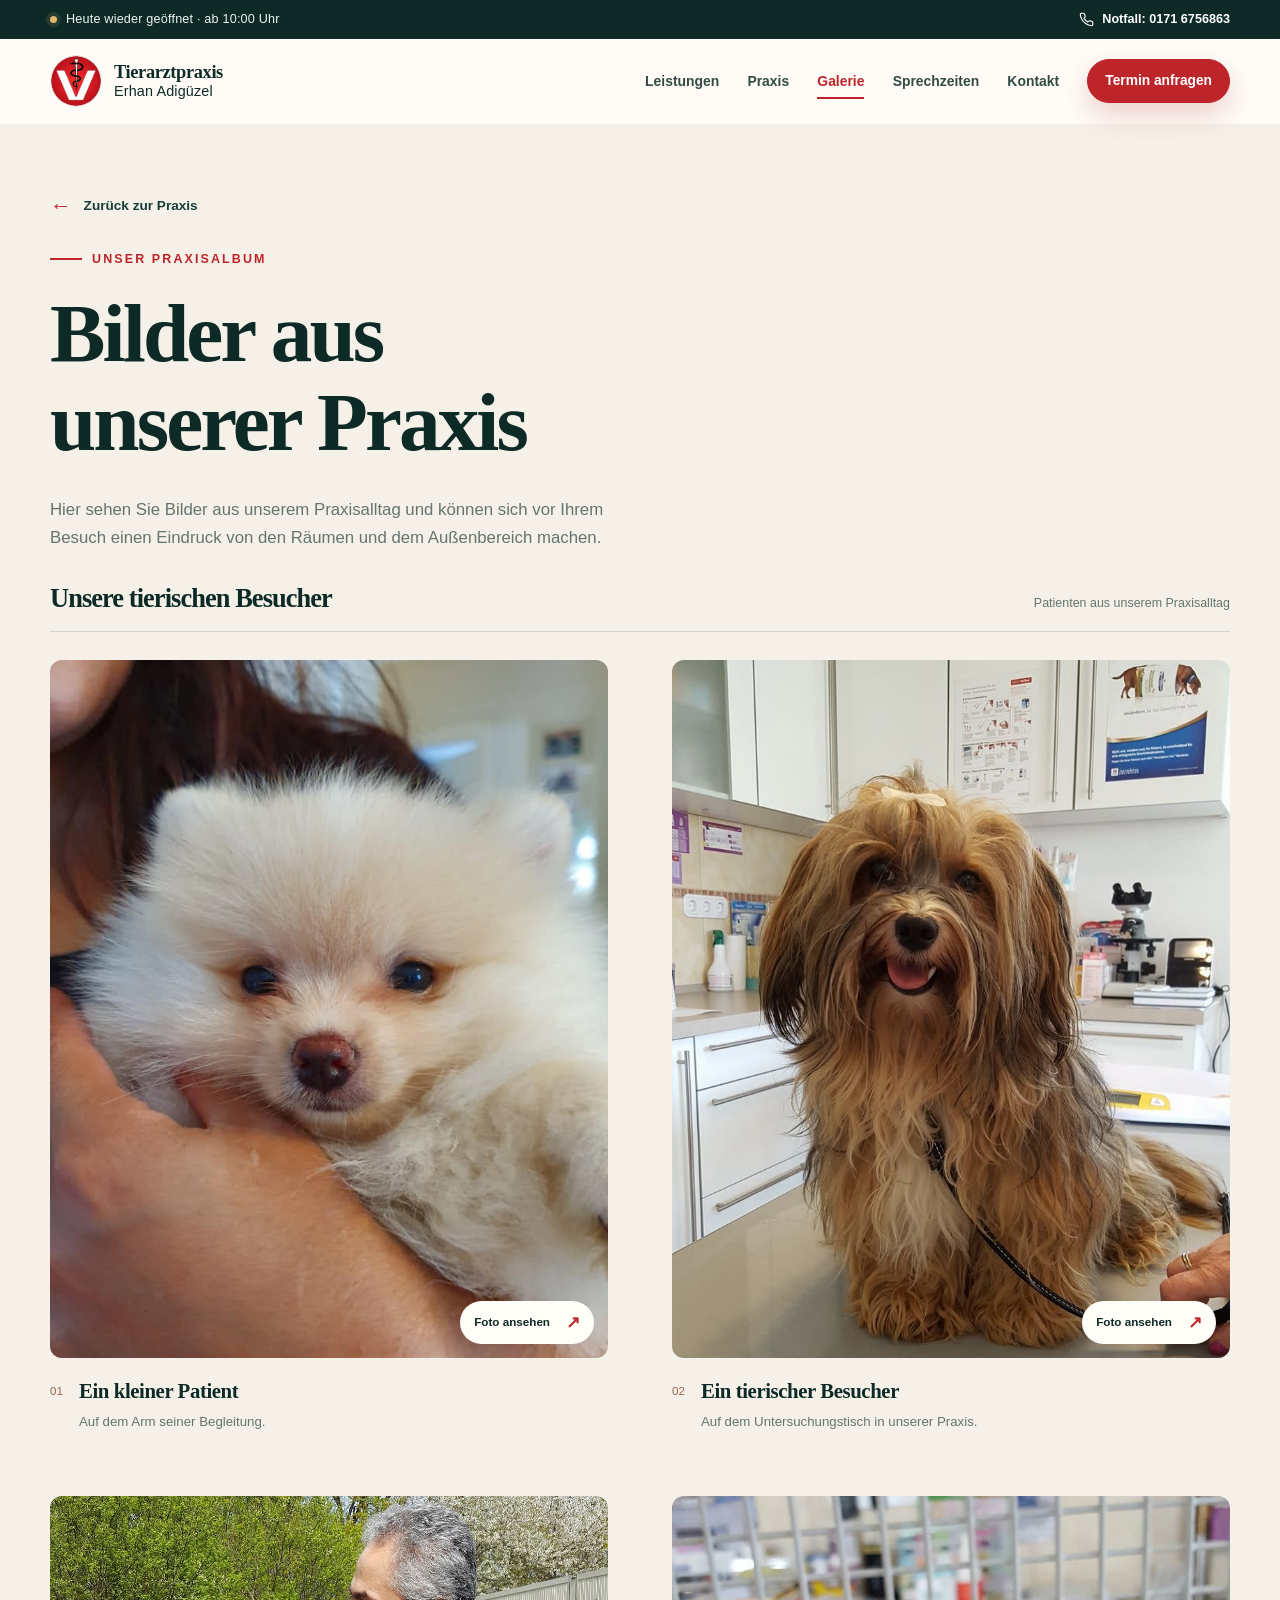
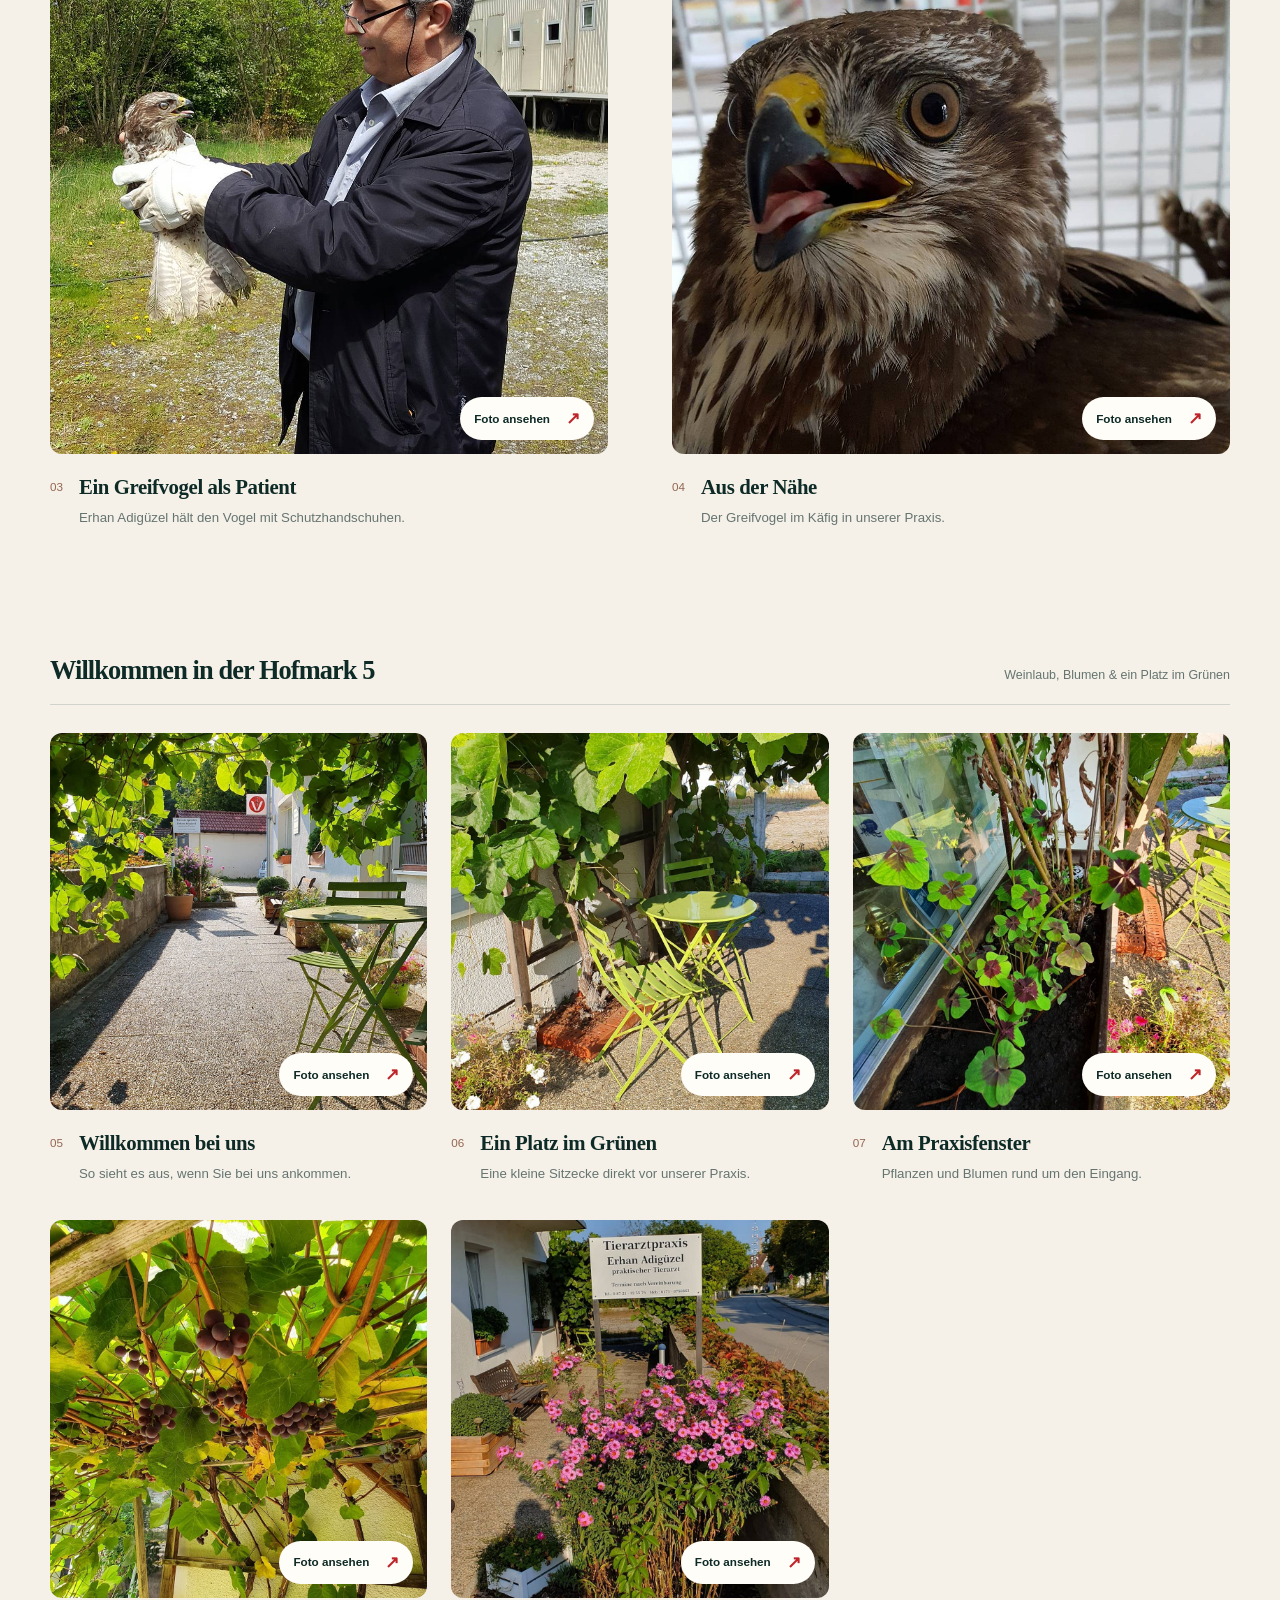
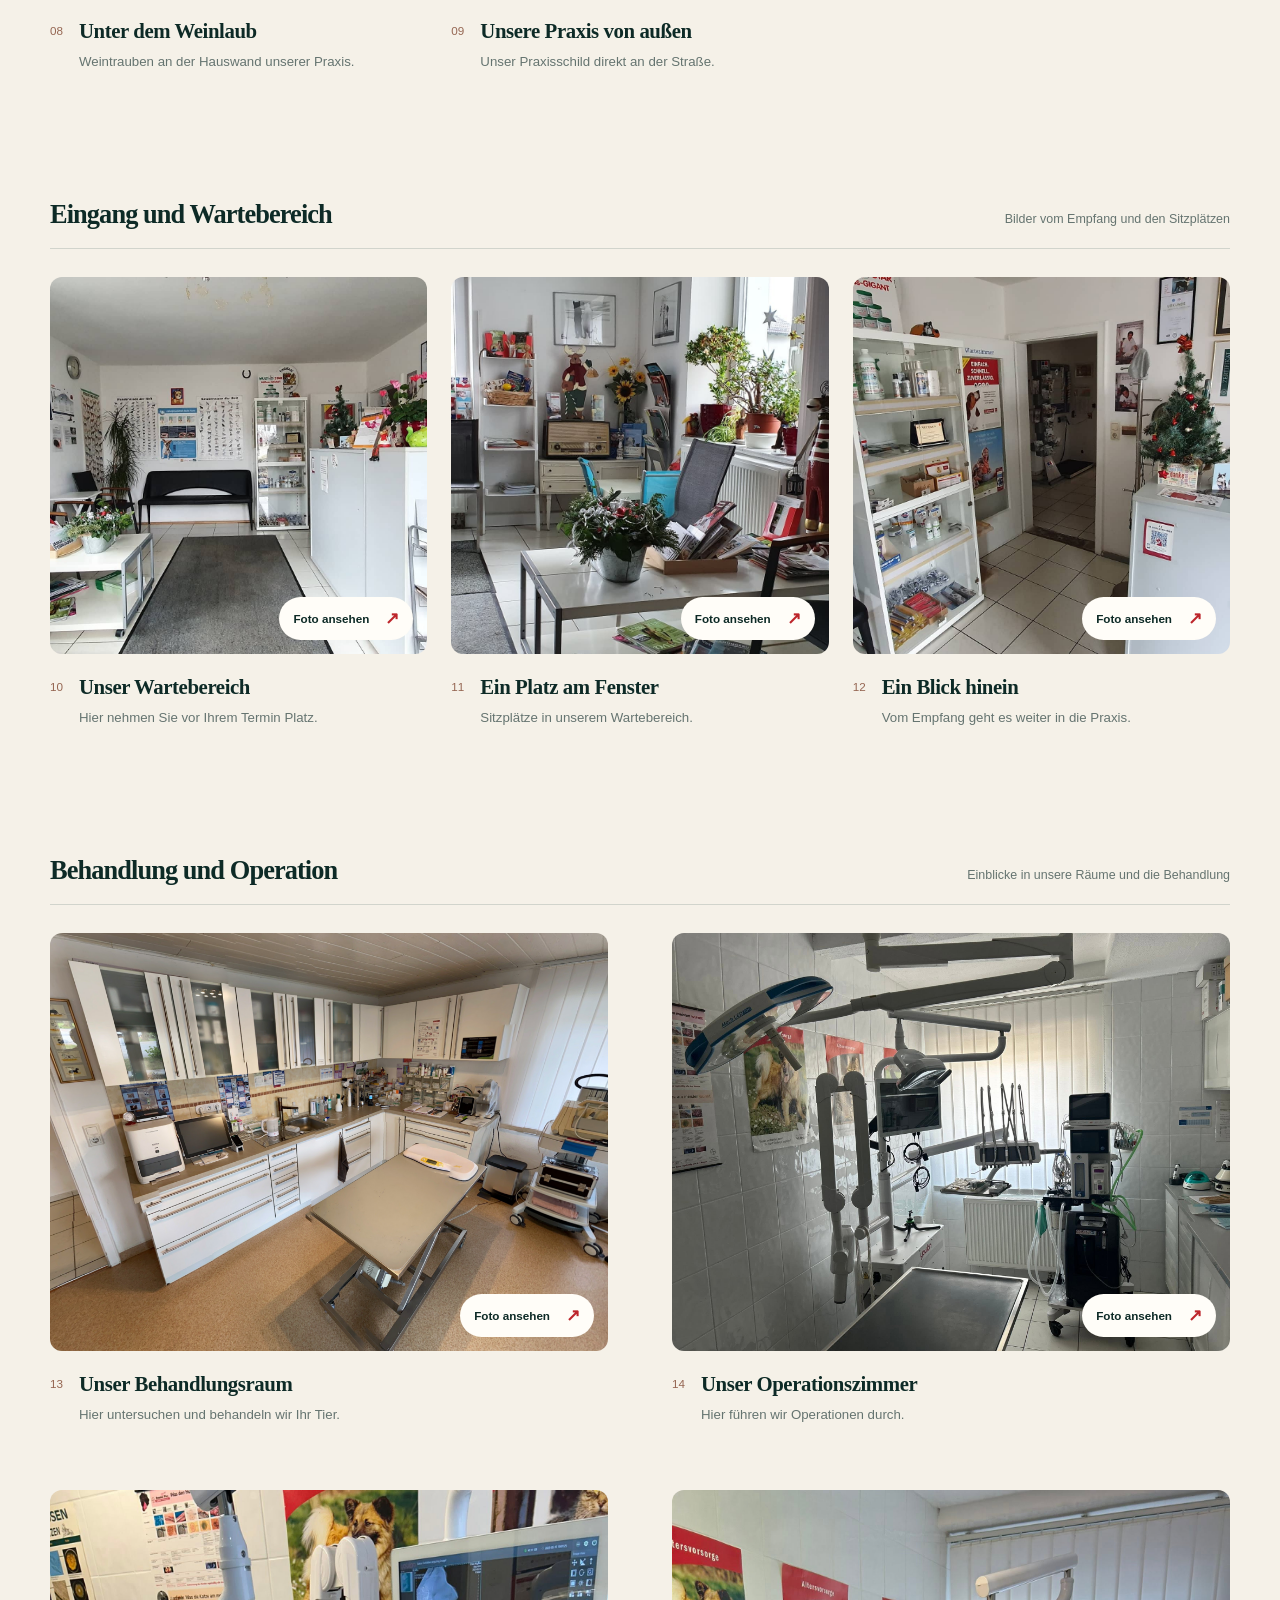
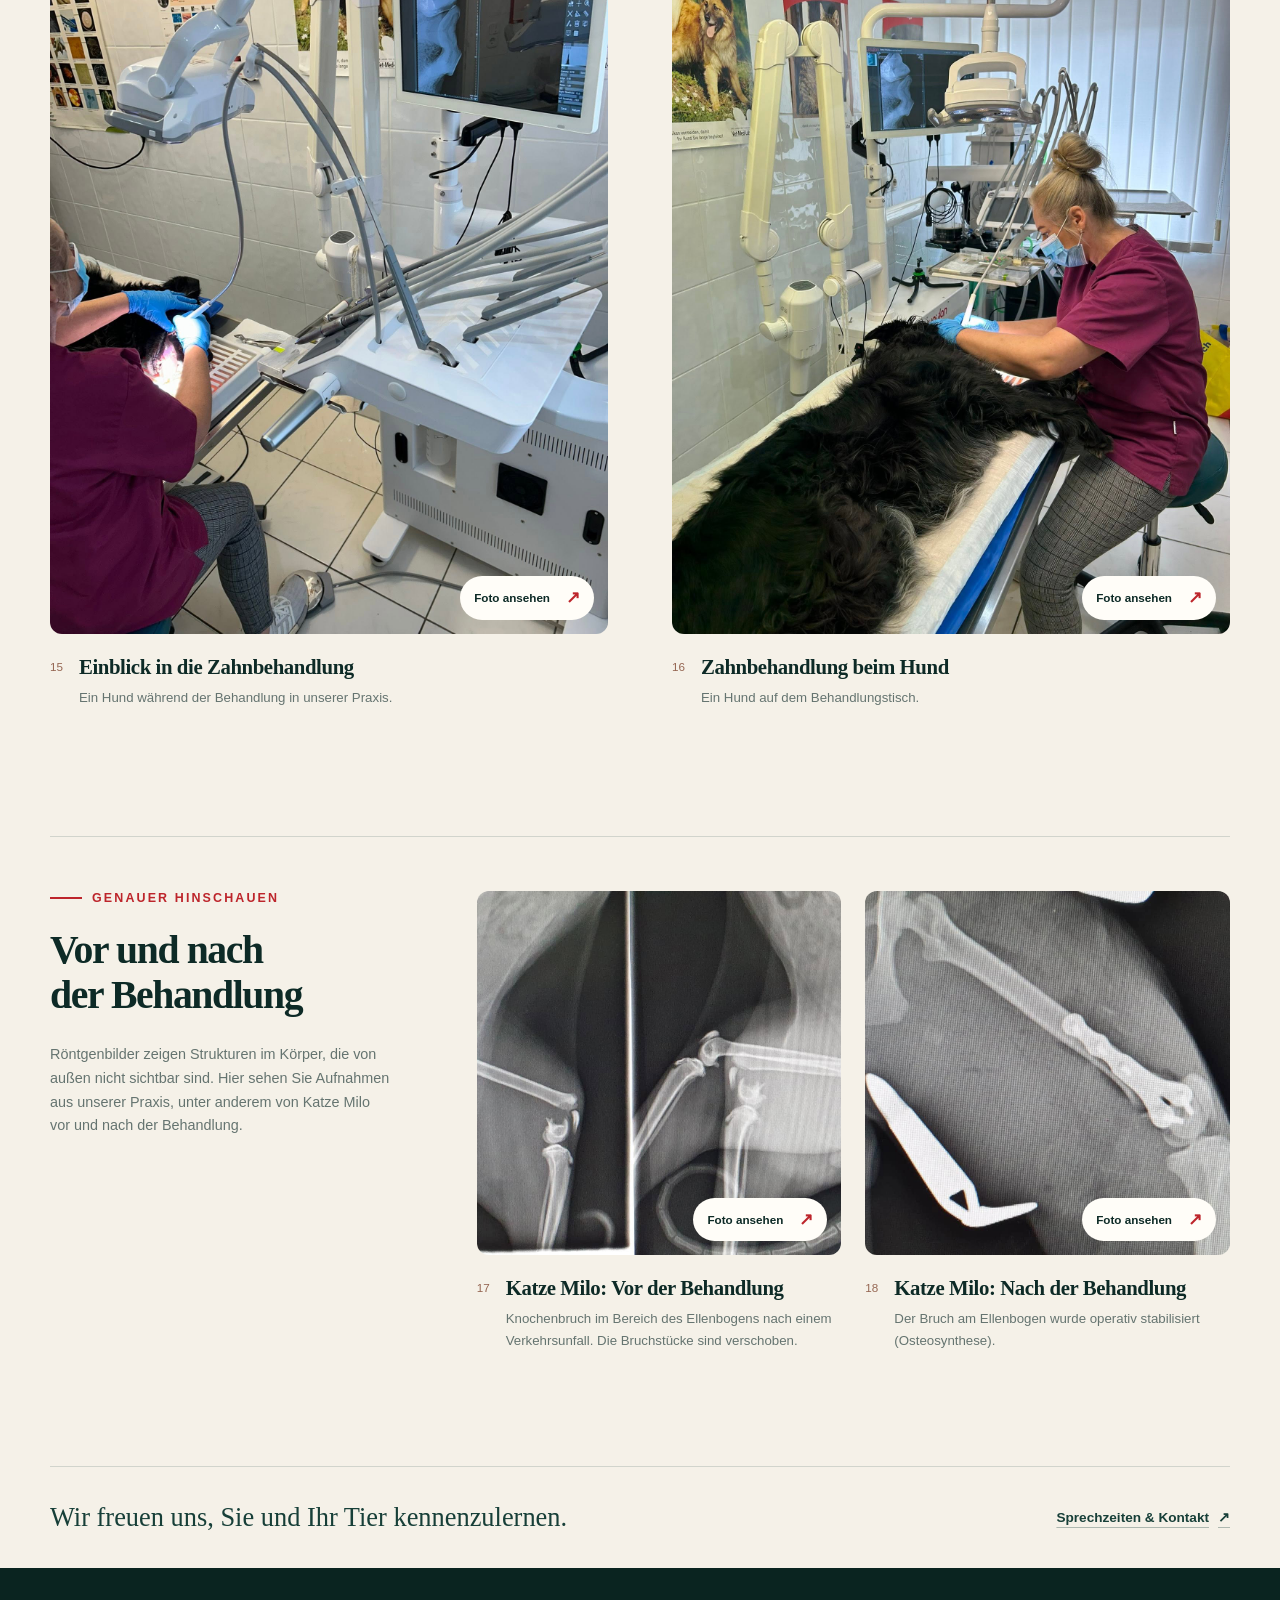
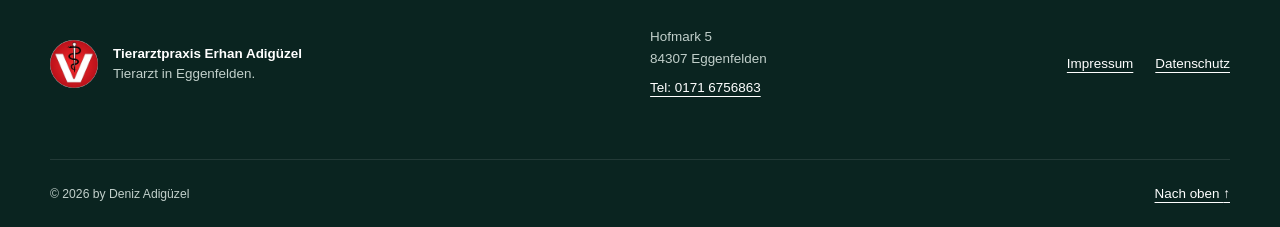
<file: gallery.html>
<!doctype html>
<html lang="de">
  <head>
    <meta charset="utf-8">
    <meta name="viewport" content="width=device-width, initial-scale=1">
    <meta name="description" content="Unser Praxisalbum: tierische Besucher, grüne Ecken, Wartebereich, Behandlungsräume und Röntgenbilder aus der Tierarztpraxis Erhan Adigüzel in Eggenfelden.">
    <meta name="theme-color" content="#173f38">
    <title>Unser Praxisalbum | Tierarztpraxis Erhan Adigüzel</title>
    <link rel="canonical" href="https://www.tierarzt-eggenfelden.de/gallery.html">
    <link rel="icon" href="assets/logo.webp" type="image/webp">
    <link rel="stylesheet" href="styles.css">
    <link rel="stylesheet" href="gallery-page.css">
    <script src="footer.js?v=2" defer></script>
    <script src="script.js" defer></script>
  </head>
  <body class="album-page" id="top">
    <div class="scroll-progress" aria-hidden="true"><span></span></div>
    <a class="skip-link" href="#album-main">Zum Inhalt springen</a>

    <div class="utility-bar">
      <div class="container utility-inner">
        <p class="opening-status" id="opening-status">
          <span class="status-dot" aria-hidden="true"></span>
          <span>Öffnungszeiten ansehen</span>
        </p>
        <a class="emergency-link" href="tel:+491716756863">
          <svg aria-hidden="true" viewBox="0 0 24 24">
            <path d="M22 16.92v3a2 2 0 0 1-2.18 2 19.79 19.79 0 0 1-8.63-3.07 19.5 19.5 0 0 1-6-6A19.79 19.79 0 0 1 2.12 4.18 2 2 0 0 1 4.11 2h3a2 2 0 0 1 2 1.72c.13.96.36 1.9.69 2.8a2 2 0 0 1-.45 2.11L8.08 9.9a16 16 0 0 0 6 6l1.27-1.27a2 2 0 0 1 2.11-.45c.9.33 1.84.56 2.8.69A2 2 0 0 1 22 16.92Z"/>
          </svg>
          Notfall: 0171 6756863
        </a>
      </div>
    </div>

    <header class="site-header" id="site-header">
      <div class="container header-inner">
        <a class="brand" href="index.html" aria-label="Tierarztpraxis Erhan Adigüzel: Startseite">
          <img src="assets/logo.webp" width="54" height="54" alt="Logo der Tierarztpraxis Adigüzel">
          <span class="brand-copy">
            <strong>Tierarztpraxis</strong>
            <span>Erhan Adigüzel</span>
          </span>
        </a>

        <button class="menu-toggle" type="button" aria-expanded="false" aria-controls="site-navigation">
          <span class="sr-only">Menü öffnen</span>
          <span></span>
          <span></span>
        </button>

        <nav class="site-nav" id="site-navigation" aria-label="Hauptnavigation">
          <a href="index.html#leistungen">Leistungen</a>
          <a href="index.html#praxis">Praxis</a>
          <a href="gallery.html" aria-current="page">Galerie</a>
          <a href="index.html#sprechzeiten">Sprechzeiten</a>
          <a href="index.html#kontakt">Kontakt</a>
          <a class="button button-small" href="tel:+491716756863">Termin anfragen</a>
        </nav>
      </div>
    </header>

    <main id="album-main" class="container album-main">
      <a class="album-back" href="index.html#praxisalbum"><span aria-hidden="true">←</span> Zurück zur Praxis</a>
      <div class="album-intro">
        <p class="eyebrow">Unser Praxisalbum</p>
        <h1>Bilder aus<br>unserer Praxis</h1>
        <p>Hier sehen Sie Bilder aus unserem Praxisalltag und können sich vor Ihrem Besuch einen Eindruck von den Räumen und dem Außenbereich machen.</p>
      </div>

      <section class="album-chapter" id="patienten" aria-labelledby="album-everyday-heading">
        <div class="album-chapter-heading">
          <h2 id="album-everyday-heading">Unsere tierischen Besucher</h2>
          <span>Patienten aus unserem Praxisalltag</span>
        </div>
        <div class="album-photo-grid">
          <figure class="album-photo album-photo-patient">
            <a class="album-photo-link" href="assets/gallery/treatment/glu%CC%88cklicher_patient.jpg" data-album-photo aria-label="Foto vergrößern: Ein kleiner Glücksmoment">
              <img src="assets/gallery/treatment/glu%CC%88cklicher_patient.jpg" width="720" height="960" alt="Ein kleiner weißer Hund auf dem Arm seiner Begleitung" fetchpriority="high">
              <span class="album-photo-expand" aria-hidden="true">Foto ansehen <span>↗</span></span>
            </a>
            <figcaption>
              <span class="album-photo-number" aria-hidden="true">01</span>
              <div><h3>Ein kleiner Patient</h3><p>Auf dem Arm seiner Begleitung.</p></div>
            </figcaption>
          </figure>
          <figure class="album-photo album-photo-patient">
            <a class="album-photo-link" href="assets/gallery/treatment/dog.jpg" data-album-photo aria-label="Foto vergrößern: Ein tierischer Besucher">
              <img src="assets/gallery/treatment/dog.jpg" width="800" height="1440" alt="Ein langhaariger brauner Hund sitzt auf dem Untersuchungstisch in unserer Praxis" loading="lazy">
              <span class="album-photo-expand" aria-hidden="true">Foto ansehen <span>↗</span></span>
            </a>
            <figcaption>
              <span class="album-photo-number" aria-hidden="true">02</span>
              <div><h3>Ein tierischer Besucher</h3><p>Auf dem Untersuchungstisch in unserer Praxis.</p></div>
            </figcaption>
          </figure>
          <figure class="album-photo">
            <a class="album-photo-link" href="assets/gallery/treatment/habicht.jpg" data-album-photo aria-label="Foto vergrößern: Ein besonderer Patient">
              <img src="assets/gallery/treatment/habicht.jpg" width="1080" height="1080" alt="Erhan Adigüzel hält einen Greifvogel mit Schutzhandschuhen im Freien" loading="lazy">
              <span class="album-photo-expand" aria-hidden="true">Foto ansehen <span>↗</span></span>
            </a>
            <figcaption>
              <span class="album-photo-number" aria-hidden="true">03</span>
              <div><h3>Ein Greifvogel als Patient</h3><p>Erhan Adigüzel hält den Vogel mit Schutzhandschuhen.</p></div>
            </figcaption>
          </figure>
          <figure class="album-photo">
            <a class="album-photo-link" href="assets/gallery/treatment/habicht1.jpg" data-album-photo aria-label="Foto vergrößern: Ein wacher Blick">
              <img src="assets/gallery/treatment/habicht1.jpg" width="1080" height="1080" alt="Nahaufnahme eines Greifvogels in einem Käfig in der Praxis" loading="lazy">
              <span class="album-photo-expand" aria-hidden="true">Foto ansehen <span>↗</span></span>
            </a>
            <figcaption>
              <span class="album-photo-number" aria-hidden="true">04</span>
              <div><h3>Aus der Nähe</h3><p>Der Greifvogel im Käfig in unserer Praxis.</p></div>
            </figcaption>
          </figure>
        </div>
      </section>

      <section class="album-chapter" id="draussen" aria-labelledby="album-outside-heading">
        <div class="album-chapter-heading">
          <h2 id="album-outside-heading">Willkommen in der Hofmark 5</h2>
          <span>Weinlaub, Blumen &amp; ein Platz im Grünen</span>
        </div>
        <div class="album-photo-grid album-photo-grid-compact">
          <figure class="album-photo">
            <a class="album-photo-link" href="assets/gallery/outside/aussen4.jpg" data-album-photo aria-label="Foto vergrößern: Willkommen bei uns">
              <img src="assets/gallery/outside/aussen4.jpg" width="1080" height="1080" alt="Weg zur Tierarztpraxis mit Weinlaub, Blumen und grüner Sitzgruppe" loading="lazy">
              <span class="album-photo-expand" aria-hidden="true">Foto ansehen <span>↗</span></span>
            </a>
            <figcaption>
              <span class="album-photo-number" aria-hidden="true">05</span>
              <div><h3>Willkommen bei uns</h3><p>So sieht es aus, wenn Sie bei uns ankommen.</p></div>
            </figcaption>
          </figure>
          <figure class="album-photo">
            <a class="album-photo-link" href="assets/gallery/outside/aussen1.jpg" data-album-photo aria-label="Foto vergrößern: Ein Platz im Grünen">
              <img src="assets/gallery/outside/aussen1.jpg" width="1080" height="1080" alt="Grüne Stühle und ein kleiner Tisch unter Weinlaub vor der Praxis" loading="lazy">
              <span class="album-photo-expand" aria-hidden="true">Foto ansehen <span>↗</span></span>
            </a>
            <figcaption>
              <span class="album-photo-number" aria-hidden="true">06</span>
              <div><h3>Ein Platz im Grünen</h3><p>Eine kleine Sitzecke direkt vor unserer Praxis.</p></div>
            </figcaption>
          </figure>
          <figure class="album-photo">
            <a class="album-photo-link" href="assets/gallery/outside/aussen2.jpg" data-album-photo aria-label="Foto vergrößern: Grüne Details">
              <img src="assets/gallery/outside/aussen2.jpg" width="1080" height="1080" alt="Pflanzen und Blumen am Fenster der Tierarztpraxis" loading="lazy">
              <span class="album-photo-expand" aria-hidden="true">Foto ansehen <span>↗</span></span>
            </a>
            <figcaption>
              <span class="album-photo-number" aria-hidden="true">07</span>
              <div><h3>Am Praxisfenster</h3><p>Pflanzen und Blumen rund um den Eingang.</p></div>
            </figcaption>
          </figure>
          <figure class="album-photo">
            <a class="album-photo-link" href="assets/gallery/outside/aussen3.jpg" data-album-photo aria-label="Foto vergrößern: Unter dem Weinlaub">
              <img src="assets/gallery/outside/aussen3.jpg" width="1080" height="1080" alt="Weintrauben und grüne Blätter an der Hauswand der Praxis" loading="lazy">
              <span class="album-photo-expand" aria-hidden="true">Foto ansehen <span>↗</span></span>
            </a>
            <figcaption>
              <span class="album-photo-number" aria-hidden="true">08</span>
              <div><h3>Unter dem Weinlaub</h3><p>Weintrauben an der Hauswand unserer Praxis.</p></div>
            </figcaption>
          </figure>
          <figure class="album-photo">
            <a class="album-photo-link" href="assets/gallery/outside/aussen5.jpg" data-album-photo aria-label="Foto vergrößern: Unsere Praxis von außen">
              <img src="assets/gallery/outside/aussen5.jpg" width="1080" height="1080" alt="Praxisschild von Erhan Adigüzel über blühenden Blumen am Straßenrand" loading="lazy">
              <span class="album-photo-expand" aria-hidden="true">Foto ansehen <span>↗</span></span>
            </a>
            <figcaption>
              <span class="album-photo-number" aria-hidden="true">09</span>
              <div><h3>Unsere Praxis von außen</h3><p>Unser Praxisschild direkt an der Straße.</p></div>
            </figcaption>
          </figure>
        </div>
      </section>

      <section class="album-chapter" id="ankommen" aria-labelledby="album-arrival-heading">
        <div class="album-chapter-heading">
          <h2 id="album-arrival-heading">Eingang und Wartebereich</h2>
          <span>Bilder vom Empfang und den Sitzplätzen</span>
        </div>
        <div class="album-photo-grid album-photo-grid-compact">
          <figure class="album-photo">
            <a class="album-photo-link" href="assets/gallery/eingangsbereich/eingang1.jpg" data-album-photo aria-label="Foto vergrößern: Unser Wartebereich">
              <img src="assets/gallery/eingangsbereich/eingang1.jpg" width="1080" height="1080" alt="Heller Wartebereich mit Sitzbank, Stühlen und Informationsplakaten" loading="lazy">
              <span class="album-photo-expand" aria-hidden="true">Foto ansehen <span>↗</span></span>
            </a>
            <figcaption>
              <span class="album-photo-number" aria-hidden="true">10</span>
              <div><h3>Unser Wartebereich</h3><p>Hier nehmen Sie vor Ihrem Termin Platz.</p></div>
            </figcaption>
          </figure>
          <figure class="album-photo">
            <a class="album-photo-link" href="assets/gallery/eingangsbereich/eingang2.jpg" data-album-photo aria-label="Foto vergrößern: Ein Platz am Fenster">
              <img src="assets/gallery/eingangsbereich/eingang2.jpg" width="954" height="954" alt="Sitzplätze am Fenster mit Pflanzen, Zeitschriften und einem alten Radio" loading="lazy">
              <span class="album-photo-expand" aria-hidden="true">Foto ansehen <span>↗</span></span>
            </a>
            <figcaption>
              <span class="album-photo-number" aria-hidden="true">11</span>
              <div><h3>Ein Platz am Fenster</h3><p>Sitzplätze in unserem Wartebereich.</p></div>
            </figcaption>
          </figure>
          <figure class="album-photo">
            <a class="album-photo-link" href="assets/gallery/eingangsbereich/eingang3.jpg" data-album-photo aria-label="Foto vergrößern: Ein Blick hinein">
              <img src="assets/gallery/eingangsbereich/eingang3.jpg" width="1080" height="1080" alt="Eingangsbereich mit Vitrine, Empfangstheke und Tür zu den Praxisräumen" loading="lazy">
              <span class="album-photo-expand" aria-hidden="true">Foto ansehen <span>↗</span></span>
            </a>
            <figcaption>
              <span class="album-photo-number" aria-hidden="true">12</span>
              <div><h3>Ein Blick hinein</h3><p>Vom Empfang geht es weiter in die Praxis.</p></div>
            </figcaption>
          </figure>
        </div>
      </section>

      <section class="album-chapter" id="raeume" aria-labelledby="album-rooms-heading">
        <div class="album-chapter-heading">
          <h2 id="album-rooms-heading">Behandlung und Operation</h2>
          <span>Einblicke in unsere Räume und die Behandlung</span>
        </div>
        <div class="album-photo-grid">
          <figure class="album-photo album-photo-landscape">
            <a class="album-photo-link" href="assets/gallery/room/behandlungsraum.png" data-album-photo aria-label="Foto vergrößern: Unser Operationszimmer">
              <img src="assets/gallery/room/behandlungsraum.png" width="1600" height="1200" alt="Blick in den Behandlungsraum mit Untersuchungstisch, Schränken und medizinischen Geräten" loading="lazy">
              <span class="album-photo-expand" aria-hidden="true">Foto ansehen <span>↗</span></span>
            </a>
            <figcaption>
              <span class="album-photo-number" aria-hidden="true">13</span>
              <div><h3>Unser Behandlungsraum</h3><p>Hier untersuchen und behandeln wir Ihr Tier.</p></div>
            </figcaption>
          </figure>
          <figure class="album-photo album-photo-landscape">
            <a class="album-photo-link" href="assets/gallery/room/operationszimmer.jpg" data-album-photo aria-label="Foto vergrößern: Unser Operationszimmer">
              <img src="assets/gallery/room/operationszimmer.jpg" width="2048" height="1536" alt="Operationszimmer mit Behandlungstisch, OP-Leuchte und medizinischen Geräten" loading="lazy">
              <span class="album-photo-expand" aria-hidden="true">Foto ansehen <span>↗</span></span>
            </a>
            <figcaption>
              <span class="album-photo-number" aria-hidden="true">14</span>
              <div><h3>Unser Operationszimmer</h3><p>Hier führen wir Operationen durch.</p></div>
            </figcaption>
          </figure>
          <figure class="album-photo album-photo-portrait">
            <a class="album-photo-link" href="assets/gallery/room/behandlung.jpg" data-album-photo aria-label="Foto vergrößern: Einblick in die Zahnbehandlung">
              <img src="assets/gallery/room/behandlung.jpg" width="1536" height="2048" alt="Zahnbehandlung eines schwarzen Hundes mit Behandlungsgerät und Röntgenbild auf dem Monitor" loading="lazy">
              <span class="album-photo-expand" aria-hidden="true">Foto ansehen <span>↗</span></span>
            </a>
            <figcaption>
              <span class="album-photo-number" aria-hidden="true">15</span>
              <div><h3>Einblick in die Zahnbehandlung</h3><p>Ein Hund während der Behandlung in unserer Praxis.</p></div>
            </figcaption>
          </figure>
          <figure class="album-photo album-photo-portrait">
            <a class="album-photo-link" href="assets/gallery/room/behandlung2.jpg" data-album-photo aria-label="Foto vergrößern: Auch die Zähne zählen">
              <img src="assets/gallery/room/behandlung2.jpg" width="1536" height="2048" alt="Ein schwarzer Hund auf dem Behandlungstisch während einer Zahnbehandlung" loading="lazy">
              <span class="album-photo-expand" aria-hidden="true">Foto ansehen <span>↗</span></span>
            </a>
            <figcaption>
              <span class="album-photo-number" aria-hidden="true">16</span>
              <div><h3>Zahnbehandlung beim Hund</h3><p>Ein Hund auf dem Behandlungstisch.</p></div>
            </figcaption>
          </figure>
        </div>
      </section>

      <section class="album-chapter album-diagnostics" id="roentgen" aria-labelledby="album-diagnostics-heading">
        <div class="album-diagnostics-intro">
          <p class="eyebrow">Genauer hinschauen</p>
          <h2 id="album-diagnostics-heading">Vor und nach<br>der Behandlung</h2>
          <p>Röntgenbilder zeigen Strukturen im Körper, die von außen nicht sichtbar sind. Hier sehen Sie Aufnahmen aus unserer Praxis, unter anderem von Katze Milo vor und nach der Behandlung.</p>
        </div>
        <div class="album-diagnostic-grid">
          <figure class="album-photo album-photo-diagnostic">
            <a class="album-photo-link" href="assets/gallery/diagnostics/ro%CC%88ntgen_katze_milo_vorher.jpg" data-album-photo aria-label="Foto vergrößern: Katze Milo: Vor der Behandlung">
              <img src="assets/gallery/diagnostics/ro%CC%88ntgen_katze_milo_vorher.jpg" width="960" height="960" alt="Röntgenaufnahme der Katze Milo vor der Behandlung" loading="lazy">
              <span class="album-photo-expand" aria-hidden="true">Foto ansehen <span>↗</span></span>
            </a>
            <figcaption>
              <span class="album-photo-number" aria-hidden="true">17</span>
              <div><h3>Katze Milo: Vor der Behandlung</h3><p>Knochenbruch im Bereich des Ellenbogens nach einem Verkehrsunfall. Die Bruchstücke sind verschoben.</p></div>
            </figcaption>
          </figure>
          <figure class="album-photo album-photo-diagnostic">
            <a class="album-photo-link" href="assets/gallery/diagnostics/ro%CC%88ntgen_katze_milo_nachher.jpg" data-album-photo aria-label="Foto vergrößern: Katze Milo: Nach der Behandlung">
              <img src="assets/gallery/diagnostics/ro%CC%88ntgen_katze_milo_nachher.jpg" width="960" height="960" alt="Röntgenaufnahme der Katze Milo nach der Behandlung" loading="lazy">
              <span class="album-photo-expand" aria-hidden="true">Foto ansehen <span>↗</span></span>
            </a>
            <figcaption>
              <span class="album-photo-number" aria-hidden="true">18</span>
              <div><h3>Katze Milo: Nach der Behandlung</h3><p>Der Bruch am Ellenbogen wurde operativ stabilisiert (Osteosynthese).</p></div>
            </figcaption>
          </figure>
        </div>
      </section>

      <div class="album-ending">
        <p>Wir freuen uns, Sie und Ihr Tier kennenzulernen.</p>
        <a class="text-link" href="index.html#sprechzeiten">Sprechzeiten &amp; Kontakt <span aria-hidden="true">↗</span></a>
      </div>
    </main>

    <footer class="site-footer">
      <div class="container footer-main">
        <div class="footer-brand">
          <img src="assets/logo.webp" width="48" height="48" alt="">
          <p><strong>Tierarztpraxis Erhan Adigüzel</strong><br>Tierarzt in Eggenfelden.</p>
        </div>
        <div class="footer-contact">
          <p>Hofmark 5<br>84307 Eggenfelden</p>
          <a href="tel:+491716756863">Tel: 0171 6756863</a>
        </div>
        <div class="footer-links">
          <a href="impressum.html">Impressum</a>
          <a href="datenschutz.html">Datenschutz</a>
        </div>
      </div>
      <div class="container footer-bottom">
        <p>© <span id="current-year">2026</span> by Deniz Adigüzel</p>
        <a href="#top">Nach oben <span aria-hidden="true">↑</span></a>
      </div>
    </footer>

    <dialog class="album-lightbox" aria-labelledby="album-dialog-title">
      <div class="album-dialog-content">
        <div class="album-dialog-top">
          <p class="album-dialog-count" aria-live="polite" aria-atomic="true"></p>
          <button class="album-dialog-close" type="button" aria-label="Foto schließen" hidden><span aria-hidden="true">×</span></button>
        </div>
        <img class="album-dialog-image" alt="">
        <div class="album-dialog-bottom">
          <div class="album-dialog-caption"><h2 id="album-dialog-title"></h2><p></p></div>
          <div class="album-dialog-navigation">
            <button class="album-dialog-previous" type="button" aria-label="Vorheriges Foto" hidden><span aria-hidden="true">←</span></button>
            <button class="album-dialog-next" type="button" aria-label="Nächstes Foto" hidden><span aria-hidden="true">→</span></button>
          </div>
        </div>
      </div>
    </dialog>
    <script src="gallery-page.js"></script>
  </body>
</html>
</file>
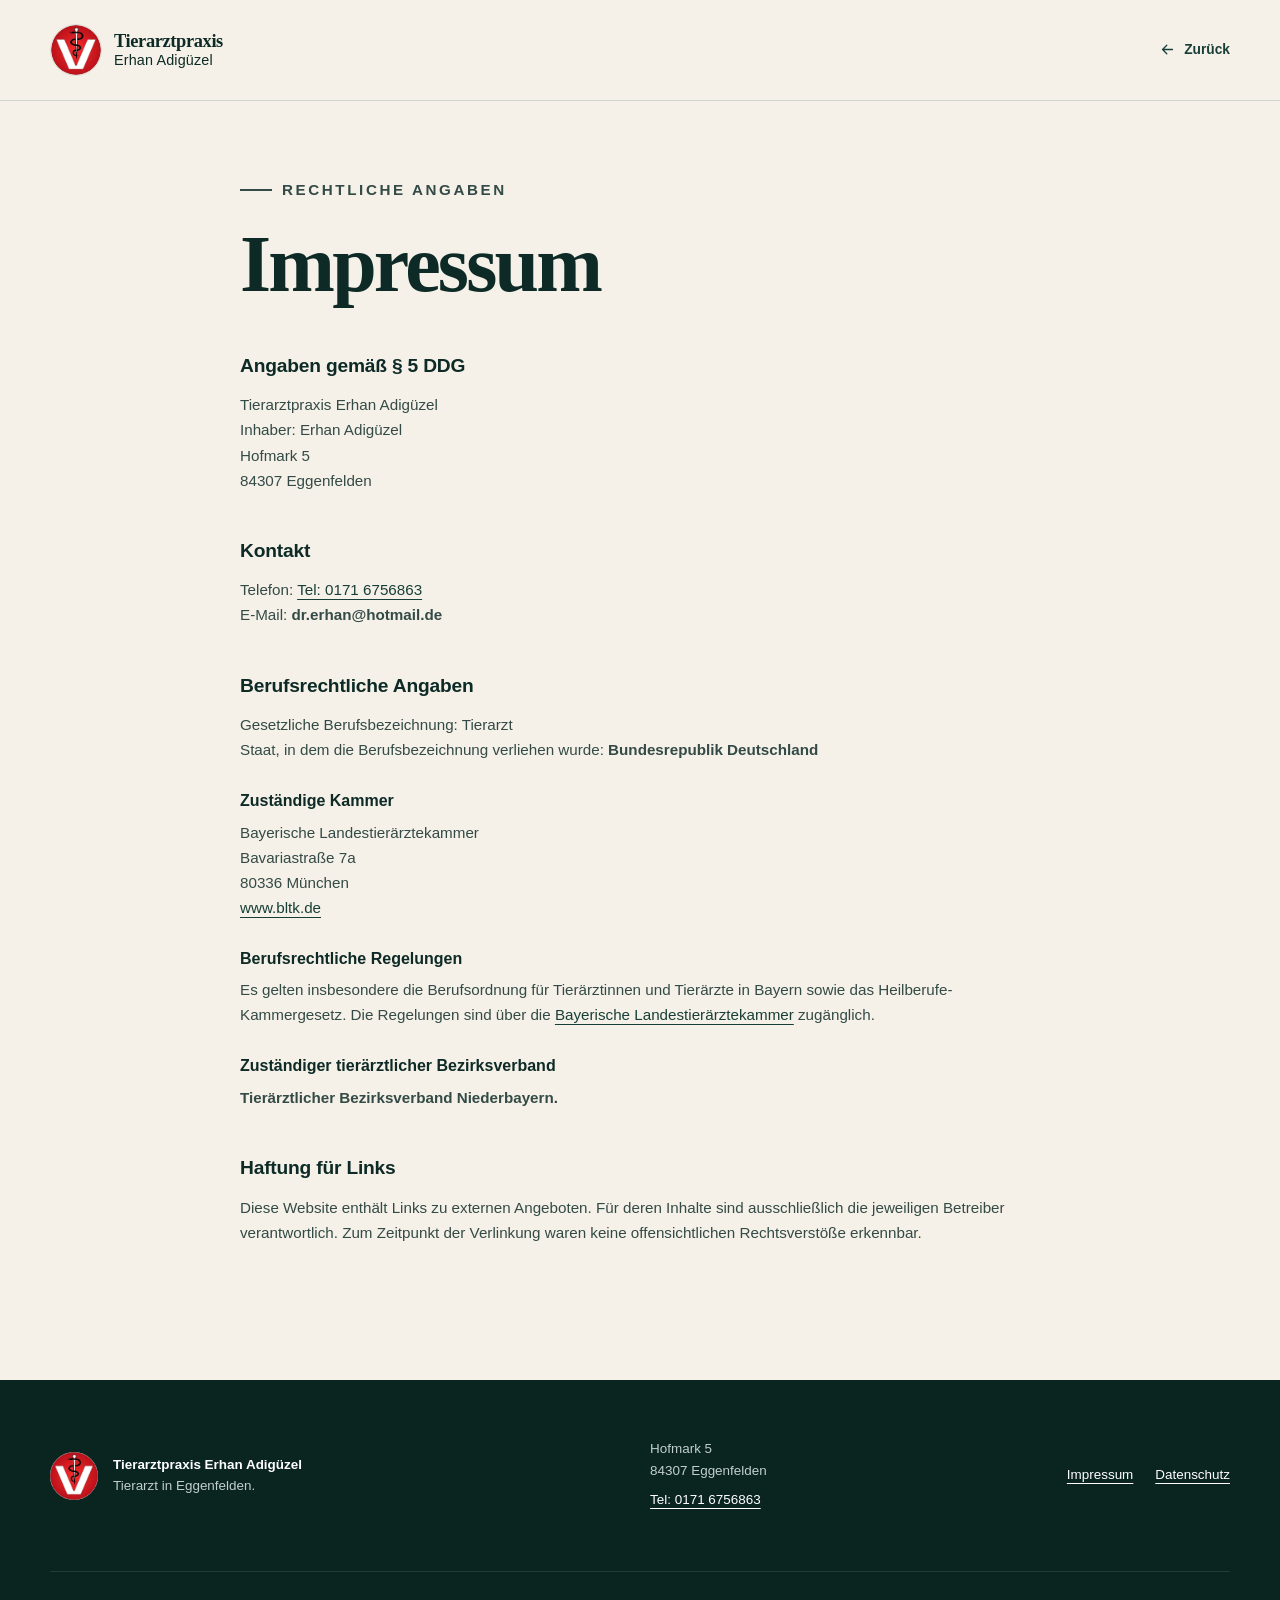
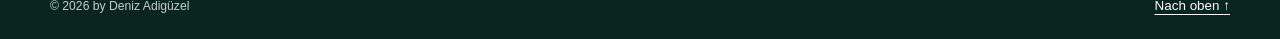
<file: impressum.html>
<!doctype html>
<html lang="de">
  <head>
    <meta charset="utf-8">
    <meta name="viewport" content="width=device-width, initial-scale=1">
    <meta name="description" content="Impressum der Tierarztpraxis Erhan Adigüzel in Eggenfelden: Kontaktdaten und berufsrechtliche Angaben.">
    <meta name="theme-color" content="#173f38">
    <link rel="canonical" href="https://www.tierarzt-eggenfelden.de/impressum.html">
    <link rel="icon" href="assets/logo.webp" type="image/webp">
    <link rel="stylesheet" href="styles.css">
    <script src="footer.js?v=2" defer></script>
    <title>Impressum | Tierarztpraxis Erhan Adigüzel</title>
  </head>
  <body class="legal-page" id="top">
    <header class="legal-header">
      <div class="container">
        <a class="brand" href="index.html" aria-label="Zur Startseite">
          <img src="assets/logo.webp" width="48" height="48" alt="Logo der Tierarztpraxis Adigüzel">
          <span class="brand-copy"><strong>Tierarztpraxis</strong><span>Erhan Adigüzel</span></span>
        </a>
        <a class="legal-back" href="index.html">
          <svg aria-hidden="true" viewBox="0 0 24 24"><path d="M19 12H5M11 18l-6-6 6-6"/></svg>
          Zurück
        </a>
      </div>
    </header>

    <main class="legal-content">
      <p class="eyebrow">Rechtliche Angaben</p>
      <h1>Impressum</h1>
      <h2>Angaben gemäß § 5 DDG</h2>
      <p>Tierarztpraxis Erhan Adigüzel<br>Inhaber: Erhan Adigüzel<br>Hofmark 5<br>84307 Eggenfelden</p>

      <h2>Kontakt</h2>
      <p>Telefon: <a href="tel:+491716756863">Tel: 0171 6756863</a><br>E-Mail: <strong>dr.erhan@hotmail.de</strong></p>

      <h2>Berufsrechtliche Angaben</h2>
      <p>Gesetzliche Berufsbezeichnung: Tierarzt<br>Staat, in dem die Berufsbezeichnung verliehen wurde: <strong>Bundesrepublik Deutschland</strong></p>

      <h3>Zuständige Kammer</h3>
      <p>Bayerische Landestierärztekammer<br>Bavariastraße 7a<br>80336 München<br><a href="https://www.bltk.de/" target="_blank" rel="noopener">www.bltk.de</a></p>

      <h3>Berufsrechtliche Regelungen</h3>
      <p>Es gelten insbesondere die Berufsordnung für Tierärztinnen und Tierärzte in Bayern sowie das Heilberufe-Kammergesetz. Die Regelungen sind über die <a href="https://www.bltk.de/kammer/rechtsgrundlagen" target="_blank" rel="noopener">Bayerische Landestierärztekammer</a> zugänglich.</p>

      <h3>Zuständiger tierärztlicher Bezirksverband</h3>
      <p><strong>Tierärztlicher Bezirksverband Niederbayern.</strong></p>

      <h2>Haftung für Links</h2>
      <p>Diese Website enthält Links zu externen Angeboten. Für deren Inhalte sind ausschließlich die jeweiligen Betreiber verantwortlich. Zum Zeitpunkt der Verlinkung waren keine offensichtlichen Rechtsverstöße erkennbar.</p>
    </main>

    <footer class="site-footer">
      <div class="container footer-main">
        <div class="footer-brand">
          <img src="assets/logo.webp" width="48" height="48" alt="">
          <p><strong>Tierarztpraxis Erhan Adigüzel</strong><br>Tierarzt in Eggenfelden.</p>
        </div>
        <div class="footer-contact">
          <p>Hofmark 5<br>84307 Eggenfelden</p>
          <a href="tel:+491716756863">Tel: 0171 6756863</a>
        </div>
        <div class="footer-links">
          <a href="impressum.html">Impressum</a>
          <a href="datenschutz.html">Datenschutz</a>
        </div>
      </div>
      <div class="container footer-bottom">
        <p>© <span id="current-year">2026</span> by Deniz Adigüzel</p>
        <a href="#top">Nach oben <span aria-hidden="true">↑</span></a>
      </div>
    </footer>
  </body>
</html>
</file>
<file: styles.css>
:root {
  --ink: #173f38;
  --ink-deep: #0d2a26;
  --text: #334a46;
  --muted: #657470;
  --paper: #fffdf8;
  --cream: #f5f1e8;
  --cream-deep: #ebe5d9;
  --sage: #dde8df;
  --sage-light: #eef4ef;
  --red: #bd252b;
  --red-dark: #961b21;
  --line: rgba(23, 63, 56, 0.16);
  --shadow: 0 24px 60px rgba(22, 52, 47, 0.12);
  --radius-sm: 12px;
  --radius: 22px;
  --radius-lg: 34px;
  --container: 1180px;
  --serif: "Iowan Old Style", "Palatino Linotype", "Book Antiqua", Palatino, Georgia, serif;
  --sans: Inter, ui-sans-serif, -apple-system, BlinkMacSystemFont, "Segoe UI", sans-serif;
}

*,
*::before,
*::after {
  box-sizing: border-box;
}

html {
  scroll-behavior: smooth;
  scroll-padding-top: 96px;
}

body {
  margin: 0;
  color: var(--text);
  background: var(--paper);
  font-family: var(--sans);
  font-size: 17px;
  line-height: 1.65;
  -webkit-font-smoothing: antialiased;
}

body.menu-open {
  overflow: hidden;
}

.scroll-progress {
  position: fixed;
  z-index: 100;
  top: 0;
  right: 0;
  left: 0;
  height: 3px;
  pointer-events: none;
}

.scroll-progress span {
  display: block;
  width: 100%;
  height: 100%;
  background: var(--red);
  transform: scaleX(0);
  transform-origin: left center;
  will-change: transform;
}

.js [data-reveal] {
  opacity: 0;
  translate: 0 30px;
  transition:
    opacity 700ms cubic-bezier(0.22, 1, 0.36, 1),
    translate 700ms cubic-bezier(0.22, 1, 0.36, 1);
  transition-delay: var(--reveal-delay, 0ms);
}

.js [data-reveal="left"] {
  translate: -38px 0;
}

.js [data-reveal="right"] {
  translate: 38px 0;
}

.js [data-reveal="image"] {
  opacity: 0;
  scale: 0.96;
  translate: 0 0;
  transition:
    opacity 900ms cubic-bezier(0.22, 1, 0.36, 1),
    scale 1000ms cubic-bezier(0.22, 1, 0.36, 1);
  transition-delay: var(--reveal-delay, 0ms);
}

.js [data-reveal].is-visible {
  opacity: 1;
  translate: 0 0;
}

.js [data-reveal="image"].is-visible {
  opacity: 1;
  scale: 1;
}

img {
  display: block;
  max-width: 100%;
}

a {
  color: inherit;
}

button,
a {
  -webkit-tap-highlight-color: transparent;
}

button,
input,
textarea,
select {
  font: inherit;
}

h1,
h2,
h3,
p {
  margin-top: 0;
}

h1,
h2,
h3 {
  color: var(--ink-deep);
  font-family: var(--serif);
  font-weight: 600;
  line-height: 1.08;
  letter-spacing: -0.035em;
}

h1 {
  max-width: 760px;
  margin-bottom: 28px;
  font-size: clamp(3rem, 6.2vw, 5.8rem);
}

h2 {
  margin-bottom: 24px;
  font-size: clamp(2.45rem, 4.7vw, 4.45rem);
}

h3 {
  margin-bottom: 14px;
  font-size: 1.45rem;
  letter-spacing: -0.02em;
}

svg {
  display: block;
  fill: none;
  stroke: currentColor;
  stroke-linecap: round;
  stroke-linejoin: round;
  stroke-width: 1.8;
}

.container {
  width: min(calc(100% - 40px), var(--container));
  margin-inline: auto;
}

.section {
  padding-block: clamp(88px, 10vw, 150px);
}

.sr-only {
  position: absolute;
  width: 1px;
  height: 1px;
  padding: 0;
  margin: -1px;
  overflow: hidden;
  clip: rect(0, 0, 0, 0);
  white-space: nowrap;
  border: 0;
}

.skip-link {
  position: fixed;
  z-index: 1000;
  top: 12px;
  left: 12px;
  padding: 11px 16px;
  color: white;
  background: var(--ink-deep);
  border-radius: 8px;
  font-size: 0.9rem;
  font-weight: 700;
  transform: translateY(-160%);
  transition: transform 180ms ease;
}

.skip-link:focus {
  transform: translateY(0);
}

:focus-visible {
  outline: 3px solid rgba(189, 37, 43, 0.44);
  outline-offset: 4px;
}

.eyebrow {
  display: flex;
  gap: 10px;
  align-items: center;
  margin-bottom: 22px;
  color: var(--red);
  font-size: 0.78rem;
  font-weight: 800;
  letter-spacing: 0.17em;
  line-height: 1.2;
  text-transform: uppercase;
}

.eyebrow::before {
  width: 32px;
  height: 2px;
  content: "";
  background: currentColor;
}

.eyebrow-light {
  color: #f5cbc7;
}

.button {
  display: inline-flex;
  min-height: 54px;
  gap: 11px;
  align-items: center;
  justify-content: center;
  padding: 13px 22px;
  color: white;
  background: var(--red);
  border: 1px solid var(--red);
  border-radius: 999px;
  box-shadow: 0 12px 28px rgba(164, 29, 36, 0.2);
  font-size: 0.94rem;
  font-weight: 750;
  line-height: 1;
  text-decoration: none;
  transition: background-color 180ms ease, border-color 180ms ease, transform 180ms ease, box-shadow 180ms ease;
}

.button:hover {
  color: white;
  background: var(--red-dark);
  border-color: var(--red-dark);
  box-shadow: 0 16px 34px rgba(164, 29, 36, 0.25);
  transform: translateY(-2px);
}

.button svg {
  width: 18px;
  height: 18px;
}

.button-small {
  min-height: 44px;
  padding: 10px 17px;
  font-size: 0.86rem;
}

.button-secondary {
  color: var(--ink);
  background: transparent;
  border-color: var(--ink);
  box-shadow: none;
}

.button-secondary:hover {
  color: white;
  background: var(--ink);
  border-color: var(--ink);
  box-shadow: none;
}

.button-light {
  color: var(--ink-deep);
  background: white;
  border-color: white;
  box-shadow: none;
}

.button-light:hover {
  color: var(--ink-deep);
  background: var(--cream);
  border-color: var(--cream);
  box-shadow: none;
}

.text-link {
  display: inline-flex;
  gap: 9px;
  align-items: center;
  color: var(--ink);
  font-size: 0.95rem;
  font-weight: 760;
  line-height: 1.3;
  text-decoration-color: rgba(23, 63, 56, 0.32);
  text-underline-offset: 5px;
}

.text-link svg {
  width: 18px;
  height: 18px;
  transition: transform 180ms ease;
}

.text-link:hover svg {
  transform: translateX(4px);
}

.utility-bar {
  position: relative;
  z-index: 40;
  color: #edf5f1;
  background: var(--ink-deep);
  font-size: 0.79rem;
}

.utility-inner {
  display: flex;
  min-height: 39px;
  align-items: center;
  justify-content: space-between;
}

.opening-status {
  display: flex;
  gap: 9px;
  align-items: center;
  margin-bottom: 0;
  letter-spacing: 0.015em;
}

.status-dot {
  width: 7px;
  height: 7px;
  background: #e2b66f;
  border-radius: 50%;
  box-shadow: 0 0 0 4px rgba(226, 182, 111, 0.12);
}

.opening-status.is-open .status-dot {
  background: #89d39c;
  box-shadow: 0 0 0 4px rgba(137, 211, 156, 0.12);
}

.emergency-link {
  display: inline-flex;
  gap: 8px;
  align-items: center;
  color: white;
  font-weight: 720;
  text-decoration: none;
}

.emergency-link svg {
  width: 15px;
  height: 15px;
}

.site-header {
  position: sticky;
  z-index: 30;
  top: 0;
  background: rgba(255, 253, 248, 0.92);
  border-bottom: 1px solid transparent;
  backdrop-filter: blur(18px);
  transition: border-color 180ms ease, box-shadow 180ms ease;
}

.site-header.is-scrolled {
  border-color: var(--line);
  box-shadow: 0 10px 35px rgba(22, 52, 47, 0.07);
}

.header-inner {
  display: flex;
  min-height: 84px;
  align-items: center;
  justify-content: space-between;
}

.brand {
  display: inline-flex;
  gap: 12px;
  align-items: center;
  color: var(--ink-deep);
  text-decoration: none;
}

.brand img {
  width: 52px;
  height: 52px;
  border: 1px solid rgba(13, 42, 38, 0.1);
  border-radius: 50%;
}

.brand-copy {
  display: flex;
  flex-direction: column;
  font-size: 0.9rem;
  letter-spacing: 0.01em;
  line-height: 1.2;
}

.brand-copy strong {
  font-family: var(--serif);
  font-size: 1.15rem;
  letter-spacing: -0.02em;
}

.site-nav {
  display: flex;
  gap: clamp(18px, 2.2vw, 32px);
  align-items: center;
}

.site-nav > a:not(.button) {
  position: relative;
  color: var(--text);
  font-size: 0.87rem;
  font-weight: 670;
  text-decoration: none;
}

.site-nav > a:not(.button)::after {
  position: absolute;
  right: 0;
  bottom: -7px;
  left: 0;
  height: 2px;
  content: "";
  background: var(--red);
  transform: scaleX(0);
  transform-origin: right;
  transition: transform 180ms ease;
}

.site-nav > a[aria-current="page"] {
  color: var(--red);
}

.site-nav > a:not(.button):hover::after,
.site-nav > a[aria-current="page"]::after {
  transform: scaleX(1);
  transform-origin: left;
}

.menu-toggle {
  display: none;
}

.hero {
  position: relative;
  overflow-x: clip;
  overflow-y: visible;
  padding: clamp(60px, 6.5vw, 96px) 0 0;
  background:
    radial-gradient(circle at 10% 10%, rgba(221, 232, 223, 0.9), transparent 30%),
    linear-gradient(180deg, var(--cream) 0%, var(--paper) 82%);
}

.hero::before {
  position: absolute;
  top: 14%;
  left: -110px;
  width: 260px;
  height: 260px;
  content: "";
  border: 1px solid rgba(23, 63, 56, 0.1);
  border-radius: 50%;
}

.hero-grid {
  display: grid;
  grid-template-columns: minmax(0, 1.02fr) minmax(380px, 0.78fr);
  gap: clamp(54px, 7vw, 100px);
  align-items: center;
}

.hero-copy {
  position: relative;
  z-index: 2;
  padding-bottom: 74px;
}

.hero-lead {
  max-width: 680px;
  margin-bottom: 34px;
  color: var(--text);
  font-size: clamp(1.08rem, 1.5vw, 1.25rem);
  line-height: 1.65;
}

.hero-actions {
  display: flex;
  gap: 24px;
  align-items: center;
  margin-bottom: 21px;
}
.appointment-note {
  max-width: 580px;
  margin-bottom: 0;
  color: var(--muted);
  font-size: 0.86rem;
}

.hero-media {
  position: relative;
  min-height: 610px;
  margin: 0;
  overflow: hidden;
  background: var(--sage);
  border-radius: var(--radius-lg);
  box-shadow: var(--shadow);
}

.hero-media::after {
  position: absolute;
  inset: 0;
  content: "";
  background: linear-gradient(180deg, transparent 55%, rgba(7, 30, 26, 0.56) 100%);
  pointer-events: none;
}

.hero-media > img {
  width: 100%;
  height: 100%;
  min-height: 610px;
  object-fit: cover;
  object-position: 56% center;
  transform: translateY(var(--parallax-offset, 0)) scale(1.04);
  will-change: transform;
}

.hero-media > .hero-practice-photo {
  object-position: 46% center;
}

.hero-media figcaption {
  position: absolute;
  z-index: 2;
  right: 30px;
  bottom: 28px;
  left: 30px;
  display: flex;
  align-items: flex-end;
  justify-content: space-between;
  color: white;
  font-size: 0.84rem;
  font-weight: 700;
}

.quick-facts {
  position: relative;
  z-index: 3;
  display: grid;
  grid-template-columns: repeat(3, 1fr);
  overflow: hidden;
  background: var(--ink);
  border-radius: 999px;
  box-shadow: 0 20px 50px rgba(13, 42, 38, 0.2);
  transform: translateY(40px);
}

.quick-fact {
  display: flex;
  min-height: 124px;
  gap: 17px;
  align-items: center;
  padding: 26px 30px;
  color: white;
  border-right: 1px solid rgba(255, 255, 255, 0.14);
  text-decoration: none;
  transition: background-color 180ms ease;
}

.quick-fact:last-child {
  border-right: 0;
}

.quick-fact:hover {
  background: var(--ink-deep);
}

.quick-fact svg {
  width: 28px;
  min-width: 28px;
  height: 28px;
  color: #cdded3;
}

.quick-fact span {
  font-size: 0.95rem;
  font-weight: 700;
  line-height: 1.35;
}

.quick-fact small {
  display: block;
  margin-bottom: 6px;
  color: #aec3bc;
  font-size: 0.71rem;
  font-weight: 700;
  letter-spacing: 0.1em;
  text-transform: uppercase;
}

.promise-section {
  padding: clamp(120px, 12vw, 120px) 0 clamp(72px, 8vw, 72px);
  background: var(--paper);
}

.promise-grid {
  display: grid;
  grid-template-columns: repeat(3, 1fr);
  border-top: 1px solid var(--line);
  border-bottom: 1px solid var(--line);
}

.promise-grid article {
  padding: 34px clamp(24px, 3vw, 42px);
  border-right: 1px solid var(--line);
}

.promise-grid article:first-child {
  padding-left: 0;
}

.promise-grid article:last-child {
  padding-right: 0;
  border-right: 0;
}

.promise-number {
  display: block;
  margin-bottom: 42px;
  color: var(--red);
  font-family: var(--serif);
  font-size: 0.84rem;
  font-style: italic;
}

.promise-grid h3 {
  margin-bottom: 12px;
}

.promise-grid p {
  max-width: 330px;
  margin-bottom: 0;
  color: var(--muted);
  font-size: 0.9rem;
  line-height: 1.65;
}

.services {
  padding-top: clamp(88px, 10vw, 150px);
}

.section-heading {
  display: grid;
  grid-template-columns: minmax(0, 1.4fr) minmax(260px, 0.6fr);
  gap: clamp(36px, 8vw, 100px);
  align-items: end;
  margin-bottom: 56px;
}

.section-heading h2 {
  max-width: 800px;
  margin-bottom: 0;
}

.section-heading > p {
  max-width: 440px;
  margin-bottom: 5px;
  color: var(--muted);
}

.section-heading-narrow {
  display: block;
  max-width: 760px;
}

.service-grid {
  display: grid;
  grid-template-columns: repeat(3, 1fr);
  border-top: 1px solid var(--line);
  border-left: 1px solid var(--line);
}

.service-card {
  position: relative;
  min-height: 350px;
  padding: clamp(28px, 3.2vw, 42px);
  overflow: hidden;
  background: var(--paper);
  border-right: 1px solid var(--line);
  border-bottom: 1px solid var(--line);
  transition: background-color 220ms ease, transform 220ms ease, box-shadow 220ms ease;
}

.service-card::after {
  position: absolute;
  right: -80px;
  bottom: -100px;
  width: 180px;
  height: 180px;
  content: "";
  border: 1px solid rgba(23, 63, 56, 0.12);
  border-radius: 50%;
  transition: transform 300ms ease;
}

.service-card:hover {
  z-index: 2;
  background: var(--sage-light);
  box-shadow: 0 18px 45px rgba(22, 52, 47, 0.1);
  transform: translateY(-5px);
}

.service-card:hover::after {
  transform: scale(1.18);
}

.service-card-featured {
  color: rgba(255, 255, 255, 0.78);
  background: var(--ink);
}

.service-card-featured h3,
.service-card-featured .service-number,
.service-card-featured .service-icon {
  color: white;
}

.service-card-featured::after {
  border-color: rgba(255, 255, 255, 0.14);
}

.service-card-featured:hover {
  background: var(--ink-deep);
}

.service-number {
  position: absolute;
  top: 28px;
  right: 30px;
  color: #83938e;
  font-family: var(--serif);
  font-size: 0.88rem;
  font-style: italic;
}

.service-icon {
  display: grid;
  width: 60px;
  height: 60px;
  margin-bottom: 44px;
  color: var(--red);
  background: rgba(189, 37, 43, 0.08);
  border-radius: 50%;
  place-items: center;
}

.service-card-featured .service-icon {
  background: rgba(255, 255, 255, 0.1);
}

.service-icon svg {
  width: 28px;
  height: 28px;
}

.service-card h3 {
  position: relative;
  z-index: 1;
  max-width: 300px;
}

.service-card p {
  position: relative;
  z-index: 1;
  max-width: 340px;
  margin-bottom: 0;
  font-size: 0.93rem;
  line-height: 1.65;
}

.service-note {
  display: flex;
  align-items: center;
  justify-content: space-between;
  padding: 28px 2px 0;
}

.service-note p {
  margin-bottom: 0;
  color: var(--muted);
}

.practice {
  overflow: hidden;
  background: var(--cream);
}

.practice-grid {
  display: grid;
  grid-template-columns: minmax(320px, 0.84fr) minmax(0, 1fr);
  gap: clamp(60px, 10vw, 130px);
  align-items: center;
}

.practice-media {
  position: relative;
  max-width: 500px;
  margin: 0;
}

.practice-media::before {
  position: absolute;
  top: -34px;
  right: -34px;
  width: 72%;
  height: 70%;
  content: "";
  background: var(--sage);
  border-radius: var(--radius);
}

.image-frame {
  position: relative;
  z-index: 1;
  overflow: hidden;
  aspect-ratio: 4 / 5;
  background: #d9e2dd;
  border-radius: var(--radius-lg);
  box-shadow: var(--shadow);
}

.image-frame img {
  width: 100%;
  height: 100%;
  object-fit: cover;
  object-position: 50% 25%;
}

.practice-media figcaption {
  position: relative;
  z-index: 2;
  width: fit-content;
  margin: -24px 0 0 30px;
  padding: 13px 18px;
  color: white;
  background: var(--ink);
  border-radius: 10px;
  font-size: 0.8rem;
  font-weight: 700;
  letter-spacing: 0.03em;
}

.practice-copy {
  max-width: 650px;
}

.practice-copy .large-copy {
  margin-bottom: 22px;
  color: var(--ink);
  font-size: clamp(1.12rem, 1.5vw, 1.28rem);
  line-height: 1.65;
}

.practice-copy > p:not(.eyebrow, .large-copy) {
  color: var(--muted);
}

.check-list {
  display: grid;
  gap: 14px;
  margin: 34px 0 38px;
  padding: 0;
  list-style: none;
}

.check-list li {
  display: flex;
  gap: 13px;
  align-items: center;
  color: var(--ink);
  font-size: 0.94rem;
  font-weight: 670;
}

.check-list svg {
  width: 23px;
  height: 23px;
  padding: 4px;
  color: white;
  background: var(--red);
  border-radius: 50%;
  stroke-width: 2.5;
}

.practice-album {
  overflow: hidden;
  background: #f2ece2;
}

.practice-album-layout {
  display: grid;
  grid-template-columns: minmax(0, 0.85fr) minmax(0, 1.15fr);
  gap: clamp(32px, 5vw, 72px);
  align-items: center;
}

.practice-album-copy h2 {
  font-size: clamp(2.6rem, 4.1vw, 3.75rem);
  line-height: 1.12;
}

.practice-album-copy h2 em {
  color: #966047;
  font-weight: 500;
}

.practice-album-copy > p:not(.eyebrow) {
  max-width: 390px;
}

.practice-album-link {
  margin-top: 12px;
  padding-block: 10px;
}

.practice-album-copy .practice-album-address {
  margin: 36px 0 0;
  padding-left: 18px;
  color: var(--muted);
  border-left: 1px solid #c7bba9;
  font-size: 0.8rem;
  line-height: 1.6;
}

.practice-album-photos {
  position: relative;
  min-width: 0;
  height: clamp(420px, 43vw, 510px);
}

.album-print {
  position: absolute;
  margin: 0;
  padding: 10px 10px 0;
  background: var(--paper);
  border: 1px solid rgba(96, 69, 47, 0.1);
  border-radius: 5px;
  box-shadow: 0 12px 25px rgba(69, 48, 31, 0.12);
}

.album-print-patient {
  top: 18px;
  left: 12px;
  width: 54%;
  rotate: -5deg;
}

.album-print-room {
  z-index: 1;
  top: 36%;
  right: 10px;
  width: 53%;
  rotate: 5deg;
}

.album-print a {
  display: block;
  overflow: hidden;
  border-radius: 2px;
}

.album-print img {
  width: 100%;
  height: auto;
  aspect-ratio: 4 / 3;
  object-fit: cover;
  transition: transform 500ms ease;
}

.album-print-patient img {
  aspect-ratio: 4 / 5;
  object-position: center 48%;
}

.album-print a:hover img,
.album-print a:focus-visible img {
  transform: scale(1.035);
}

.album-print figcaption {
  display: flex;
  min-height: 48px;
  gap: 8px;
  align-items: center;
  justify-content: space-between;
  color: var(--ink);
  font-family: var(--serif);
  font-size: clamp(0.78rem, 1.2vw, 1rem);
  font-style: italic;
  line-height: 1.3;
}

.album-print figcaption span:last-child {
  color: #a78d73;
  font-family: var(--sans);
  font-size: 0.65rem;
  font-style: normal;
}

.practice-album-note {
  position: absolute;
  top: 28px;
  right: 8px;
  max-width: 32%;
  margin: 0;
  color: #966047;
  font-family: var(--serif);
  font-size: 1.12rem;
  font-style: italic;
  line-height: 1.4;
  rotate: 5deg;
}

@media (max-width: 820px) {
  .practice-album-layout {
    grid-template-columns: 1fr;
    gap: 32px;
  }

  .practice-album-copy > p:not(.eyebrow) {
    max-width: 520px;
  }

  .practice-album-copy .practice-album-address {
    display: none;
  }

  .practice-album-photos {
    width: min(100%, 620px);
    height: 500px;
    margin-inline: auto;
  }
}

@media (max-width: 560px) {
  .practice-album-photos {
    height: 360px;
  }

  .album-print {
    padding: 7px 7px 0;
  }

  .album-print-patient {
    left: 9px;
    width: 55%;
  }

  .album-print-room {
    top: 43%;
    right: 7px;
    width: 54%;
  }

  .album-print figcaption {
    min-height: 42px;
    font-size: 0.75rem;
  }

  .practice-album-note {
    right: 9px;
    max-width: 30%;
    font-size: 0.92rem;
  }
}

.visit {
  background: var(--paper);
}

.visit-steps {
  display: grid;
  grid-template-columns: repeat(3, 1fr);
  gap: 28px;
  margin: 0;
  padding: 0;
  list-style: none;
  counter-reset: visit;
}

.visit-steps li {
  position: relative;
  display: flex;
  min-height: 260px;
  flex-direction: column;
  justify-content: space-between;
  padding: 30px;
  background: var(--sage-light);
  border-radius: var(--radius);
}

.visit-steps li:nth-child(2) {
  background: var(--cream);
}

.visit-steps li:nth-child(3) {
  color: rgba(255, 255, 255, 0.75);
  background: var(--ink);
}

.visit-steps li:nth-child(3) h3 {
  color: white;
}

.step-number {
  display: grid;
  width: 46px;
  height: 46px;
  color: var(--red);
  background: white;
  border-radius: 50%;
  font-family: var(--serif);
  font-size: 1.15rem;
  font-weight: 700;
  place-items: center;
}

.visit-steps h3 {
  margin-bottom: 12px;
}

.visit-steps p {
  margin-bottom: 0;
  font-size: 0.93rem;
  line-height: 1.65;
}

.hours {
  position: relative;
  overflow: hidden;
  color: rgba(255, 255, 255, 0.72);
  background: var(--ink-deep);
}

.hours::after {
  position: absolute;
  top: -190px;
  right: -120px;
  width: 540px;
  height: 540px;
  content: "";
  border: 1px solid rgba(255, 255, 255, 0.08);
  border-radius: 50%;
}

.hours-grid {
  position: relative;
  z-index: 1;
  display: grid;
  grid-template-columns: minmax(0, 0.85fr) minmax(420px, 0.75fr);
  gap: clamp(70px, 10vw, 150px);
  align-items: center;
}

.hours-intro {
  max-width: 580px;
}

.hours-intro h2 {
  color: white;
}

.hours-intro p:not(.eyebrow) {
  max-width: 570px;
  margin-bottom: 36px;
}

.hours-card {
  padding: clamp(28px, 4vw, 46px);
  color: var(--ink-deep);
  background: white;
  border-radius: var(--radius-lg);
  box-shadow: 0 28px 80px rgba(0, 0, 0, 0.2);
}

.hours-row {
  display: grid;
  grid-template-columns: minmax(150px, 1fr) auto;
  gap: 3px 24px;
  align-items: center;
  padding: 19px 0;
  border-bottom: 1px solid var(--line);
}

.hours-row:first-child {
  padding-top: 0;
}

.hours-row > span {
  grid-row: 1 / span 2;
  font-size: 0.92rem;
  font-weight: 700;
}

.hours-row strong {
  font-size: 0.91rem;
  text-align: right;
}

.hours-row-muted {
  color: var(--muted);
}

.emergency-box {
  display: grid;
  grid-template-columns: auto 1fr;
  gap: 18px;
  margin-top: 30px;
  padding: 23px;
  background: #fff0ed;
  border-radius: var(--radius-sm);
}

.emergency-icon {
  display: grid;
  width: 43px;
  height: 43px;
  color: var(--red);
  background: white;
  border-radius: 50%;
  place-items: center;
}

.emergency-icon svg {
  width: 22px;
  height: 22px;
}

.emergency-box h3 {
  margin-bottom: 6px;
  font-family: var(--sans);
  font-size: 1rem;
  font-weight: 780;
  letter-spacing: 0;
}

.emergency-box p {
  margin-bottom: 8px;
  color: var(--text);
  font-size: 0.84rem;
  line-height: 1.5;
}

.emergency-box a {
  color: var(--red-dark);
  font-weight: 800;
  text-underline-offset: 4px;
}

.faq {
  background: var(--cream);
}

.faq-grid {
  display: grid;
  grid-template-columns: minmax(280px, 0.7fr) minmax(0, 1fr);
  gap: clamp(60px, 10vw, 140px);
}

.faq-intro {
  position: sticky;
  top: 130px;
  align-self: start;
}

.faq-intro p:not(.eyebrow) {
  max-width: 420px;
  color: var(--muted);
}

.faq-list {
  border-top: 1px solid var(--line);
}

.faq-list details {
  border-bottom: 1px solid var(--line);
}

.faq-list summary {
  display: flex;
  min-height: 78px;
  gap: 20px;
  align-items: center;
  justify-content: space-between;
  color: var(--ink-deep);
  cursor: pointer;
  font-family: var(--serif);
  font-size: 1.25rem;
  font-weight: 600;
  line-height: 1.3;
  list-style: none;
}

.faq-list summary::-webkit-details-marker {
  display: none;
}

.faq-list summary span {
  position: relative;
  width: 28px;
  min-width: 28px;
  height: 28px;
  border: 1px solid var(--line);
  border-radius: 50%;
}

.faq-list summary span::before,
.faq-list summary span::after {
  position: absolute;
  top: 50%;
  left: 50%;
  width: 10px;
  height: 1.5px;
  content: "";
  background: var(--ink);
  transform: translate(-50%, -50%);
  transition: transform 180ms ease;
}

.faq-list summary span::after {
  transform: translate(-50%, -50%) rotate(90deg);
}

.faq-list details[open] summary span::after {
  transform: translate(-50%, -50%) rotate(0deg);
}

.faq-list details p {
  max-width: 680px;
  margin: -1px 50px 28px 0;
  color: var(--muted);
  font-size: 0.94rem;
}

.contact {
  background: var(--paper);
}

.contact-grid {
  display: grid;
  grid-template-columns: minmax(340px, 0.7fr) minmax(0, 1fr);
  gap: clamp(60px, 8vw, 110px);
  align-items: center;
}

.contact-copy > p:not(.eyebrow) {
  max-width: 520px;
  color: var(--muted);
}

.contact-list {
  display: grid;
  gap: 4px;
  margin: 34px 0 30px;
  font-style: normal;
}

.contact-list a {
  display: flex;
  width: fit-content;
  gap: 15px;
  align-items: center;
  padding: 8px 0;
  color: var(--ink-deep);
  text-decoration: none;
}

.contact-list a:hover span:last-child {
  text-decoration: underline;
  text-decoration-color: rgba(23, 63, 56, 0.3);
  text-underline-offset: 5px;
}

.contact-icon {
  display: grid;
  width: 42px;
  height: 42px;
  color: var(--red);
  background: rgba(189, 37, 43, 0.08);
  border-radius: 50%;
  place-items: center;
}

.contact-icon svg {
  width: 20px;
  height: 20px;
}

.contact-list small {
  display: block;
  color: var(--muted);
  font-size: 0.72rem;
  font-weight: 700;
  letter-spacing: 0.05em;
  text-transform: uppercase;
}

.social-links {
  display: flex;
  gap: 10px;
}

.social-links a {
  display: grid;
  width: 44px;
  height: 44px;
  color: var(--ink);
  border: 1px solid var(--line);
  border-radius: 50%;
  place-items: center;
  transition: color 180ms ease, background-color 180ms ease, border-color 180ms ease;
}

.social-links a:hover {
  color: white;
  background: var(--ink);
  border-color: var(--ink);
}

.social-links svg {
  width: 19px;
  height: 19px;
}

.map-embed {
  min-height: 540px;
  overflow: hidden;
  border: 1px solid var(--line);
  border-radius: var(--radius-lg);
  box-shadow: var(--shadow);
}

.map-embed iframe {
  display: block;
  width: 100%;
  min-height: 540px;
  border: 0;
}

.site-footer {
  color: #c2d0cb;
  background: #0a2420;
}

.footer-main {
  display: grid;
  grid-template-columns: 1.2fr 0.8fr auto;
  gap: 50px;
  align-items: center;
  padding-block: 58px;
}

.footer-brand {
  display: flex;
  gap: 15px;
  align-items: center;
}

.footer-brand img {
  border-radius: 50%;
}

.footer-brand p {
  margin-bottom: 0;
  font-size: 0.84rem;
  line-height: 1.5;
}

.footer-brand strong {
  color: white;
}

.footer-contact p {
  margin-bottom: 3px;
  font-size: 0.84rem;
}

.footer-contact a,
.footer-links a,
.footer-bottom a {
  color: white;
  font-size: 0.84rem;
  text-underline-offset: 4px;
}

.footer-links {
  display: flex;
  gap: 22px;
}

.footer-bottom {
  display: flex;
  min-height: 68px;
  align-items: center;
  justify-content: space-between;
  border-top: 1px solid rgba(255, 255, 255, 0.1);
}

.footer-bottom p {
  margin-bottom: 0;
  font-size: 0.76rem;
}

.mobile-actions {
  display: none;
}

.legal-page {
  min-height: 100vh;
  padding-bottom: 0;
  background: var(--cream);
}

.legal-header {
  padding: 24px 0;
  border-bottom: 1px solid var(--line);
}

.legal-header .container {
  display: flex;
  align-items: center;
  justify-content: space-between;
}

.legal-back {
  display: inline-flex;
  gap: 8px;
  align-items: center;
  color: var(--ink);
  font-size: 0.86rem;
  font-weight: 750;
  text-decoration: none;
}

.legal-back svg {
  width: 17px;
  height: 17px;
}

.legal-content {
  width: min(calc(100% - 40px), 800px);
  margin-inline: auto;
  padding-block: 80px 120px;
}

.legal-content h1 {
  margin-bottom: 18px;
  font-size: clamp(2.8rem, 7vw, 5rem);
}

.legal-content h2 {
  margin: 48px 0 16px;
  font-family: var(--sans);
  font-size: 1.2rem;
  font-weight: 780;
  letter-spacing: -0.01em;
}

.legal-content h3 {
  margin: 30px 0 10px;
  font-family: var(--sans);
  font-size: 1rem;
  font-weight: 760;
  letter-spacing: 0;
}

.legal-content p,
.legal-content li {
  color: var(--text);
  font-size: 0.95rem;
}

.legal-notice {
  margin: 30px 0 44px;
  padding: 20px 22px;
  color: #633d15;
  background: #fff3d8;
  border: 1px solid #e5c985;
  border-radius: var(--radius-sm);
  font-size: 0.9rem;
}

.legal-content a {
  color: var(--ink);
  text-underline-offset: 4px;
}

@media (max-width: 1050px) {
  .site-nav {
    gap: 18px;
  }

  .site-nav > a:not(.button) {
    display: none;
  }

  .hero-grid {
    grid-template-columns: minmax(0, 1fr) minmax(340px, 0.75fr);
    gap: 45px;
  }

  .hero-media,
  .hero-media > img {
    min-height: 550px;
  }

  .quick-fact {
    padding: 24px 22px;
  }

  .service-card {
    min-height: 370px;
  }

}

@media (max-width: 820px) {
  html {
    scroll-padding-top: 80px;
  }

  body {
    padding-bottom: 0;
    font-size: 16px;
  }

  .utility-inner {
    min-height: 36px;
  }

  .opening-status {
    font-size: 0.73rem;
  }

  .emergency-link {
    font-size: 0;
  }

  .emergency-link::after {
    content: "Notfall";
    font-size: 0.74rem;
  }

  .emergency-link svg {
    width: 14px;
    height: 14px;
  }

  .header-inner {
    min-height: 74px;
  }

  .site-header {
    backdrop-filter: none;
  }

  .brand {
    position: relative;
    z-index: 42;
  }

  .brand img {
    width: 46px;
    height: 46px;
  }

  .brand-copy strong {
    font-size: 1.03rem;
  }

  .brand-copy span {
    font-size: 0.8rem;
  }

  .menu-toggle {
    position: relative;
    z-index: 42;
    display: grid;
    width: 46px;
    height: 46px;
    padding: 0;
    background: transparent;
    border: 1px solid var(--line);
    border-radius: 50%;
    place-content: center;
  }

  .menu-toggle > span:not(.sr-only) {
    width: 19px;
    height: 1.5px;
    margin: 3px 0;
    background: var(--ink-deep);
    transition: transform 180ms ease;
  }

  .menu-toggle[aria-expanded="true"] > span:nth-of-type(2) {
    transform: translateY(3.75px) rotate(45deg);
  }

  .menu-toggle[aria-expanded="true"] > span:nth-of-type(3) {
    transform: translateY(-3.75px) rotate(-45deg);
  }

  .site-nav {
    position: fixed;
    z-index: 40;
    inset: 0;
    display: flex;
    visibility: hidden;
    flex-direction: column;
    gap: 23px;
    align-items: flex-start;
    justify-content: center;
    padding: 120px 34px 90px;
    background: var(--paper);
    opacity: 0;
    pointer-events: none;
    transform: translateY(-10px);
    transition: opacity 180ms ease, transform 180ms ease, visibility 180ms ease;
  }

  .site-nav.is-open {
    visibility: visible;
    opacity: 1;
    pointer-events: auto;
    transform: translateY(0);
  }

  .site-nav > a:not(.button) {
    display: block;
    font-family: var(--serif);
    font-size: clamp(2rem, 9vw, 3.5rem);
    font-weight: 600;
    letter-spacing: -0.035em;
  }

  .site-nav > a:not(.button)::after {
    display: none;
  }

  .site-nav .button {
    margin-top: 15px;
  }

  .hero {
    padding-top: 54px;
  }

  .hero-grid,
  .section-heading,
  .practice-grid,
  .hours-grid,
  .faq-grid,
  .contact-grid {
    grid-template-columns: 1fr;
  }

  .hero-grid {
    gap: 10px;
  }

  .hero-copy {
    padding-bottom: 45px;
  }

  .js [data-reveal="left"],
  .js [data-reveal="right"] {
    translate: 0 26px;
  }

  .hero-media {
    min-height: 430px;
    border-radius: var(--radius-lg);
  }

  .hero-media > img {
    min-height: 430px;
  }

  .quick-facts {
    grid-template-columns: 1fr;
    width: min(calc(100% - 40px), var(--container));
    border-radius: var(--radius-lg);
    transform: translateY(34px);
  }

  .quick-fact {
    min-height: 98px;
    border-right: 0;
    border-bottom: 1px solid rgba(255, 255, 255, 0.14);
  }

  .quick-fact:last-child {
    border-bottom: 0;
  }

  .promise-section {
    padding: 105px 0 72px;
  }

  .promise-grid {
    grid-template-columns: 1fr;
  }

  .promise-grid article,
  .promise-grid article:first-child,
  .promise-grid article:last-child {
    padding: 28px 0;
    border-right: 0;
    border-bottom: 1px solid var(--line);
  }

  .promise-grid article:last-child {
    border-bottom: 0;
  }

  .promise-number {
    margin-bottom: 15px;
  }

  .promise-grid p {
    max-width: 600px;
  }

  .section-heading {
    gap: 24px;
    margin-bottom: 44px;
  }

  .service-grid {
    grid-template-columns: repeat(2, 1fr);
  }

  .service-card {
    min-height: 340px;
  }

  .practice-grid {
    gap: 70px;
  }

  .practice-media {
    width: min(90%, 500px);
  }


  .visit-steps {
    grid-template-columns: 1fr;
  }

  .visit-steps li {
    min-height: 220px;
  }

  .hours-grid,
  .faq-grid,
  .contact-grid {
    gap: 60px;
  }

  .faq-intro {
    position: static;
  }

  .map-embed,
  .map-embed iframe {
    min-height: 480px;
  }

  .footer-main {
    grid-template-columns: 1fr 1fr;
  }

  .footer-links {
    grid-column: 1 / -1;
  }

  .mobile-actions {
    position: fixed;
    z-index: 50;
    right: 0;
    bottom: 0;
    left: 0;
    display: grid;
    grid-template-columns: 1fr 1fr;
    min-height: 68px;
    padding: 7px;
    background: rgba(255, 253, 248, 0.96);
    border-top: 1px solid var(--line);
    box-shadow: 0 -10px 30px rgba(13, 42, 38, 0.08);
    backdrop-filter: blur(16px);
    transition: opacity 180ms ease, transform 180ms ease, visibility 180ms ease;
  }

  body.menu-open .mobile-actions {
    visibility: hidden;
    opacity: 0;
    transform: translateY(100%);
  }

  .mobile-actions a {
    display: flex;
    gap: 9px;
    align-items: center;
    justify-content: center;
    color: var(--ink);
    border-radius: 12px;
    font-size: 0.83rem;
    font-weight: 780;
    text-decoration: none;
  }

  .mobile-actions a:first-child {
    color: white;
    background: var(--red);
  }

  .mobile-actions svg {
    width: 18px;
    height: 18px;
  }
}

@media (max-width: 560px) {
  .container {
    width: min(calc(100% - 28px), var(--container));
  }

  .section {
    padding-block: 78px;
  }

  h1 {
    font-size: clamp(2.8rem, 15vw, 4rem);
  }

  h2 {
    font-size: clamp(2.25rem, 12vw, 3.4rem);
  }

  .utility-inner,
  .header-inner {
    width: min(calc(100% - 28px), var(--container));
  }

  .hero {
    padding-top: 42px;
  }

  .hero h1 {
    font-size: clamp(2rem, 11vw, 3.5rem);
  }

  .hero-lead {
    font-size: 1.05rem;
  }

  .hero-actions {
    gap: 12px;
    justify-content: space-evenly;
  }

  .hero-actions > a {
    gap: 7px;
    font-size: 0.88rem;
    white-space: nowrap;
  }

  .hero-actions .button {
    padding-inline: 14px;
  }

  .hero-media,
  .hero-media > img {
    min-height: 370px;
  }

  .hero-media figcaption {
    right: 20px;
    bottom: 19px;
    left: 20px;
    font-size: 0.75rem;
  }

  .hours {
    margin-top: 24px;
  }

  .quick-facts {
    width: min(calc(100% - 28px), var(--container));
  }

  .services {
    padding-top: 112px;
  }

  .service-grid {
    grid-template-columns: 1fr;
  }

  .service-card {
    min-height: 310px;
  }

  .service-note {
    gap: 18px;
    align-items: flex-start;
    flex-direction: column;
  }

  .practice-media::before {
    top: -22px;
    right: -18px;
  }

  .practice-media figcaption {
    margin-left: 16px;
  }


  .visit-steps li {
    min-height: 235px;
  }

  .hours-card {
    padding: 24px 20px;
  }

  .hours-row {
    grid-template-columns: 1fr auto;
    gap: 2px 14px;
  }

  .emergency-box {
    grid-template-columns: 1fr;
  }

  .faq-list summary {
    min-height: 88px;
    font-size: 1.12rem;
  }

  .map-embed,
  .map-embed iframe {
    min-height: 400px;
  }

  .footer-main {
    grid-template-columns: 1fr;
    gap: 26px;
    justify-items: center;
    text-align: center;
  }

  .footer-brand {
    flex-direction: column;
    gap: 12px;
    justify-content: center;
  }

  .footer-brand img {
    width: 54px;
    height: 54px;
  }

  .footer-links {
    grid-column: auto;
    justify-content: center;
  }

  .footer-bottom {
    min-height: 86px;
    align-items: center;
    flex-direction: column;
    justify-content: center;
    text-align: center;
  }

  .legal-content {
    width: min(calc(100% - 28px), 800px);
    padding-block: 60px 100px;
  }
}

@media (prefers-reduced-motion: reduce) {
  *,
  *::before,
  *::after {
    scroll-behavior: auto !important;
    transition-duration: 0.01ms !important;
    animation-duration: 0.01ms !important;
    animation-iteration-count: 1 !important;
  }

  .js [data-reveal],
  .js [data-reveal="left"],
  .js [data-reveal="right"] {
    opacity: 1;
    translate: 0 0;
  }

  .js [data-reveal="image"] {
    opacity: 1;
    scale: 1;
  }

  .hero-media > img {
    transform: none;
  }
}

 @media (max-width: 600px) {
    .hide-on-mobile {
      display: none;
    }
  }
</file>
<file: gallery-page.css>
.album-page {
  padding-bottom: 0;
  background: var(--cream);
}

.album-lightbox-open {
  overflow: hidden;
}

.album-back {
  display: inline-flex;
  align-items: center;
  gap: 12px;
  margin-bottom: 28px;
  color: var(--ink);
  font-size: 0.85rem;
  font-weight: 650;
  text-decoration: none;
}

.album-back span {
  color: var(--red);
  font-size: 1.35rem;
  transition: translate 180ms ease;
}

.album-back:hover span {
  translate: -4px 0;
}

.album-main {
  padding-top: clamp(40px, 5vw, 64px);
}

.album-intro {
  max-width: 780px;
  margin-bottom: 32px;
}

.album-intro h1 {
  max-width: none;
  margin-bottom: 28px;
  font-size: clamp(2.9rem, 6.5vw, 5.7rem);
}

.album-intro > p:last-child {
  max-width: 590px;
  margin-bottom: 0;
  color: var(--muted);
  font-size: 1.05rem;
}

.album-chapter {
  scroll-margin-top: 32px;
}

.album-chapter + .album-chapter {
  margin-top: clamp(80px, 10vw, 144px);
}

.album-chapter-heading {
  display: flex;
  align-items: baseline;
  justify-content: space-between;
  flex-wrap: wrap;
  gap: 12px 24px;
  margin-bottom: 28px;
  padding-bottom: 18px;
  border-bottom: 1px solid var(--line);
}

.album-chapter-heading h2 {
  margin: 0;
  font-size: 1.65rem;
}

.album-chapter-heading > span {
  color: var(--muted);
  font-size: 0.78rem;
}

.album-photo-grid {
  display: grid;
  grid-template-columns: repeat(2, minmax(0, 1fr));
  align-items: start;
  gap: clamp(28px, 5vw, 72px);
}

.album-photo-grid-compact {
  grid-template-columns: repeat(3, minmax(0, 1fr));
  gap: 36px 24px;
}

.album-photo {
  min-width: 0;
  margin: 0;
}

.album-photo-link {
  position: relative;
  display: block;
  overflow: hidden;
  aspect-ratio: 1;
  border-radius: 12px;
  background: var(--cream-deep);
  isolation: isolate;
}

.album-photo-link > img {
  width: 100%;
  height: 100%;
  object-fit: cover;
  transition: transform 400ms ease;
}

.album-photo-link:hover > img {
  transform: scale(1.025);
}

.album-photo-patient .album-photo-link {
  aspect-ratio: 4 / 5;
}

.album-photo-patient img {
  object-position: 50% 36%;
}

.album-photo-portrait .album-photo-link {
  aspect-ratio: 3 / 4;
}

.album-photo-landscape .album-photo-link {
  aspect-ratio: 4 / 3;
}

.album-photo-expand {
  position: absolute;
  right: 14px;
  bottom: 14px;
  display: inline-flex;
  align-items: center;
  gap: 16px;
  padding: 8px 13px;
  border: 1px solid rgba(255, 253, 248, 0.5);
  border-radius: 999px;
  color: var(--ink-deep);
  background: var(--paper);
  font-size: 0.73rem;
  font-weight: 650;
  line-height: 1.5;
}

.album-photo-expand > span {
  color: var(--red);
  font-size: 1.05rem;
}

.album-photo figcaption {
  display: flex;
  align-items: flex-start;
  gap: 16px;
  padding-top: 20px;
}

.album-photo-number {
  padding-top: 3px;
  color: #956652;
  font-size: 0.73rem;
  line-height: 1.7;
}

.album-photo h3 {
  margin-bottom: 7px;
  font-size: 1.3rem;
  line-height: 1.25;
}

.album-photo figcaption p {
  margin: 0;
  color: var(--muted);
  font-size: 0.83rem;
  line-height: 1.6;
}

.album-diagnostics {
  display: grid;
  grid-template-columns: minmax(260px, 0.65fr) minmax(0, 1.35fr);
  align-items: start;
  gap: clamp(32px, 5vw, 72px);
  margin-top: clamp(80px, 10vw, 144px);
  padding-top: 54px;
  border-top: 1px solid var(--line);
}

.album-diagnostics-intro h2 {
  font-size: clamp(2rem, 3.1vw, 2.9rem);
  line-height: 1.15;
}

.album-diagnostics-intro > p:last-child {
  max-width: 340px;
  color: var(--muted);
  font-size: 0.9rem;
}

.album-diagnostic-grid {
  display: grid;
  grid-template-columns: repeat(2, minmax(0, 1fr));
  gap: 24px;
}

.album-photo-diagnostic .album-photo-link {
  aspect-ratio: 1;
}

.album-photo-diagnostic img {
  object-fit: cover;
}

.album-ending {
  display: flex;
  align-items: center;
  justify-content: space-between;
  gap: 24px;
  margin-top: clamp(80px, 9vw, 128px);
  padding-block: 32px;
  border-top: 1px solid var(--line);
}

.album-ending > p {
  margin: 0;
  color: var(--ink);
  font-family: var(--serif);
  font-size: clamp(1.2rem, 2.1vw, 1.65rem);
  line-height: 1.4;
}

.album-ending .text-link {
  flex-shrink: 0;
  font-size: 0.85rem;
}

.album-lightbox {
  width: min(1040px, calc(100% - 40px));
  max-width: none;
  max-height: calc(100dvh - 40px);
  padding: 24px;
  overflow: auto;
  border: 0;
  border-radius: 20px;
  color: var(--text);
  background: var(--paper);
  box-shadow: 0 24px 80px rgba(13, 42, 38, 0.24);
}

.album-lightbox:not([open]) {
  display: none;
}

.album-lightbox::backdrop {
  background: rgba(13, 42, 38, 0.76);
  backdrop-filter: blur(5px);
}

.album-lightbox[open] .album-dialog-content {
  animation: album-dialog-appear 180ms ease-out;
}

.album-dialog-top,
.album-dialog-bottom {
  display: flex;
  align-items: center;
  justify-content: space-between;
  gap: 24px;
}

.album-dialog-top {
  margin-bottom: 16px;
}

.album-dialog-count {
  margin: 0;
  color: var(--muted);
  font-size: 0.8rem;
}

.album-dialog-close,
.album-dialog-navigation button {
  display: grid;
  width: 44px;
  height: 44px;
  flex-shrink: 0;
  place-items: center;
  padding: 0;
  border: 1px solid var(--line);
  border-radius: 50%;
  color: var(--ink);
  background: transparent;
  font-size: 1.5rem;
  cursor: pointer;
}

.album-dialog-close[hidden],
.album-dialog-navigation button[hidden] {
  display: none;
}

.album-dialog-close:hover,
.album-dialog-navigation button:hover {
  background: var(--sage-light);
}

.album-dialog-image {
  width: 100%;
  height: min(64dvh, 680px);
  border-radius: 10px;
  background: var(--cream);
  object-fit: contain;
}

.album-dialog-bottom {
  padding-top: 20px;
}

.album-dialog-caption h2 {
  margin-bottom: 6px;
  font-size: 1.55rem;
  line-height: 1.2;
}

.album-dialog-caption p {
  margin: 0;
  color: var(--muted);
  font-size: 0.83rem;
}

.album-dialog-navigation {
  display: flex;
  gap: 10px;
}

@keyframes album-dialog-appear {
  from { opacity: 0; transform: translateY(8px); }
  to { opacity: 1; transform: translateY(0); }
}

@media (max-width: 820px) {
  .album-photo-grid-compact {
    grid-template-columns: repeat(2, minmax(0, 1fr));
  }

  .album-diagnostics {
    grid-template-columns: 1fr;
    gap: 28px;
  }

  .album-diagnostics-intro > p:last-child {
    max-width: 540px;
  }

  .album-ending {
    align-items: flex-start;
    flex-direction: column;
    gap: 16px;
  }
}

@media (max-width: 560px) {
  .album-back {
    font-size: 0.8rem;
  }

  .album-main {
    padding-top: 48px;
  }

  .album-intro h1 {
    font-size: clamp(2.45rem, 10vw, 3.6rem);
  }

  .album-intro > p:last-child {
    font-size: 0.95rem;
  }

  .album-photo-grid {
    grid-template-columns: 1fr;
    gap: 36px;
  }

  .album-photo-patient .album-photo-link {
    aspect-ratio: 1 / 1.1;
  }

  .album-chapter + .album-chapter {
    margin-top: 64px;
  }

  .album-diagnostics {
    margin-top: 64px;
    padding-top: 36px;
  }

  .album-diagnostic-grid {
    grid-template-columns: 1fr;
    gap: 16px;
  }

  .album-lightbox {
    width: calc(100% - 20px);
    max-height: calc(100dvh - 20px);
    padding: 16px;
    border-radius: 16px;
  }

  .album-dialog-image {
    height: 52dvh;
  }

  .album-dialog-bottom {
    align-items: flex-start;
    flex-direction: column;
    gap: 16px;
  }

  .album-dialog-caption h2 {
    font-size: 1.3rem;
  }

  .album-dialog-navigation {
    align-self: flex-end;
  }
}

@media (prefers-reduced-motion: reduce) {
  .album-back span,
  .album-photo-link > img {
    transition: none;
  }

  .album-lightbox[open] .album-dialog-content {
    animation: none;
  }
}
</file>
